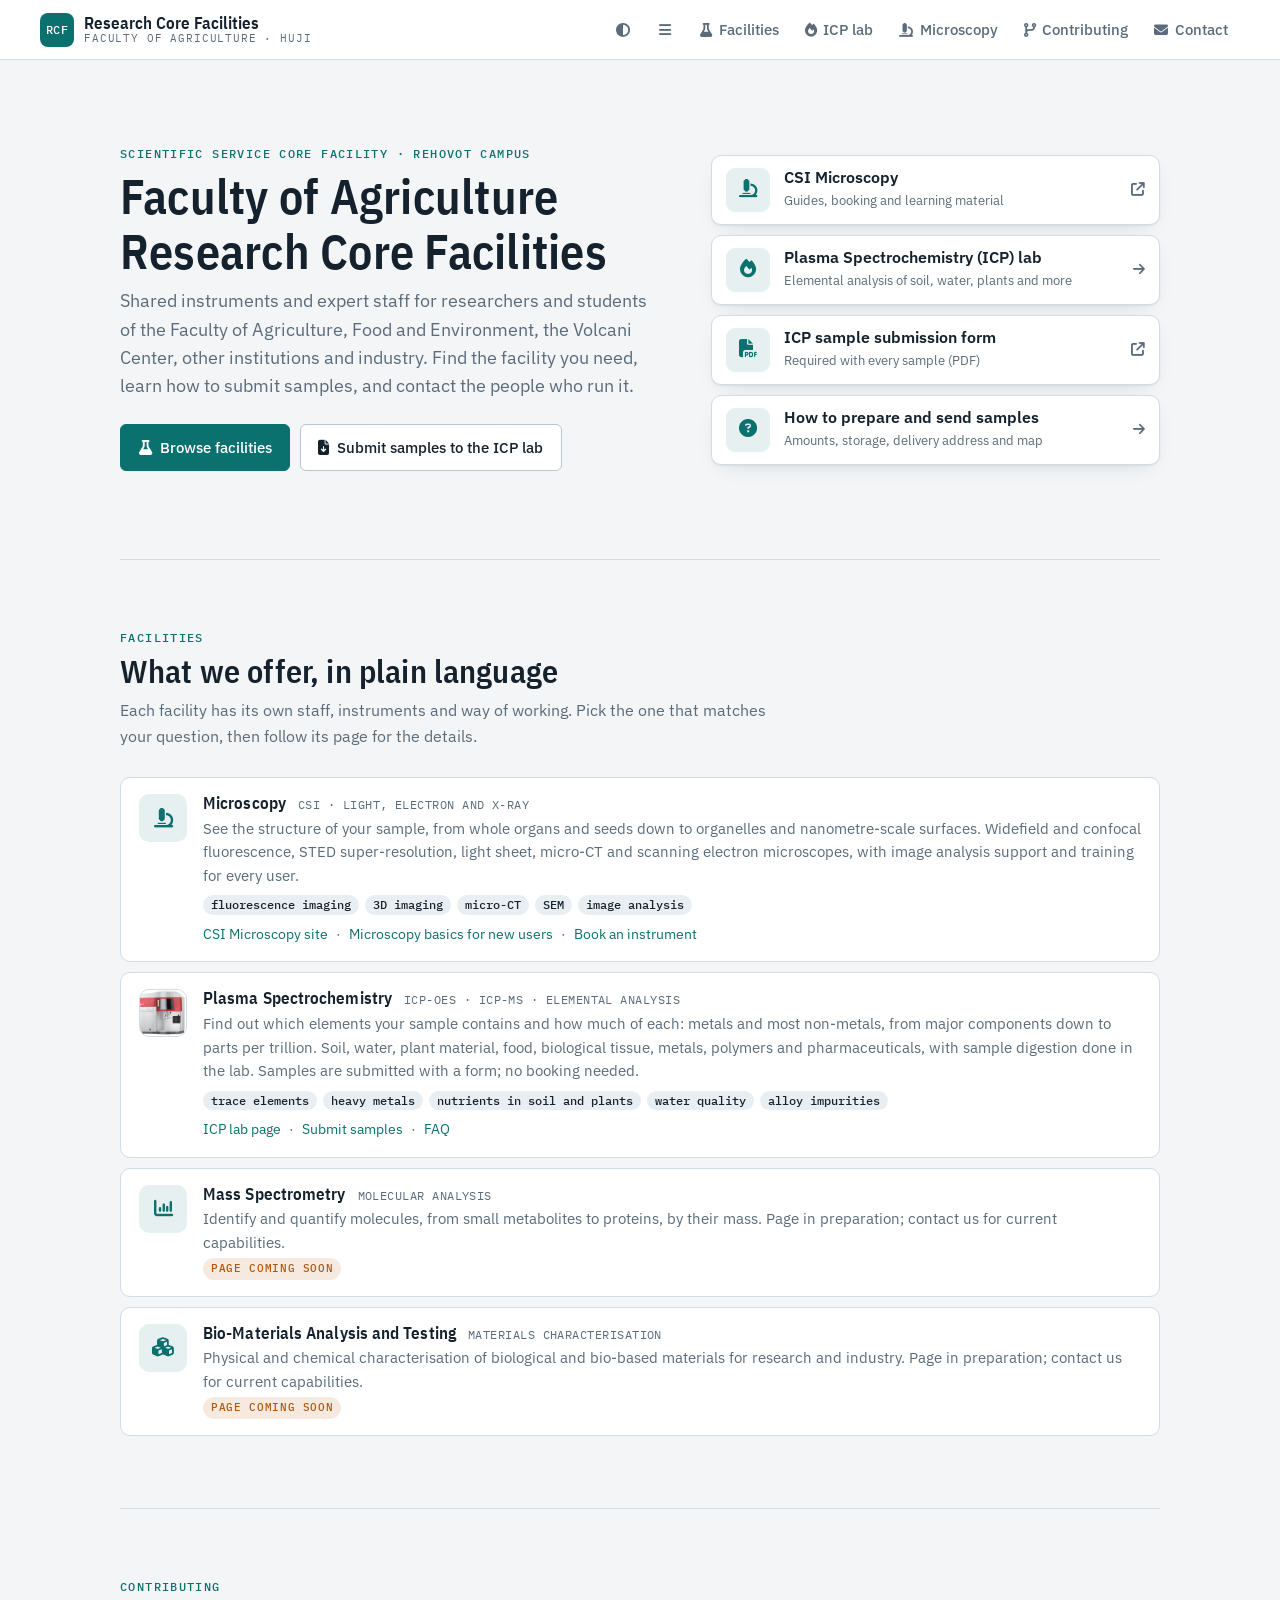
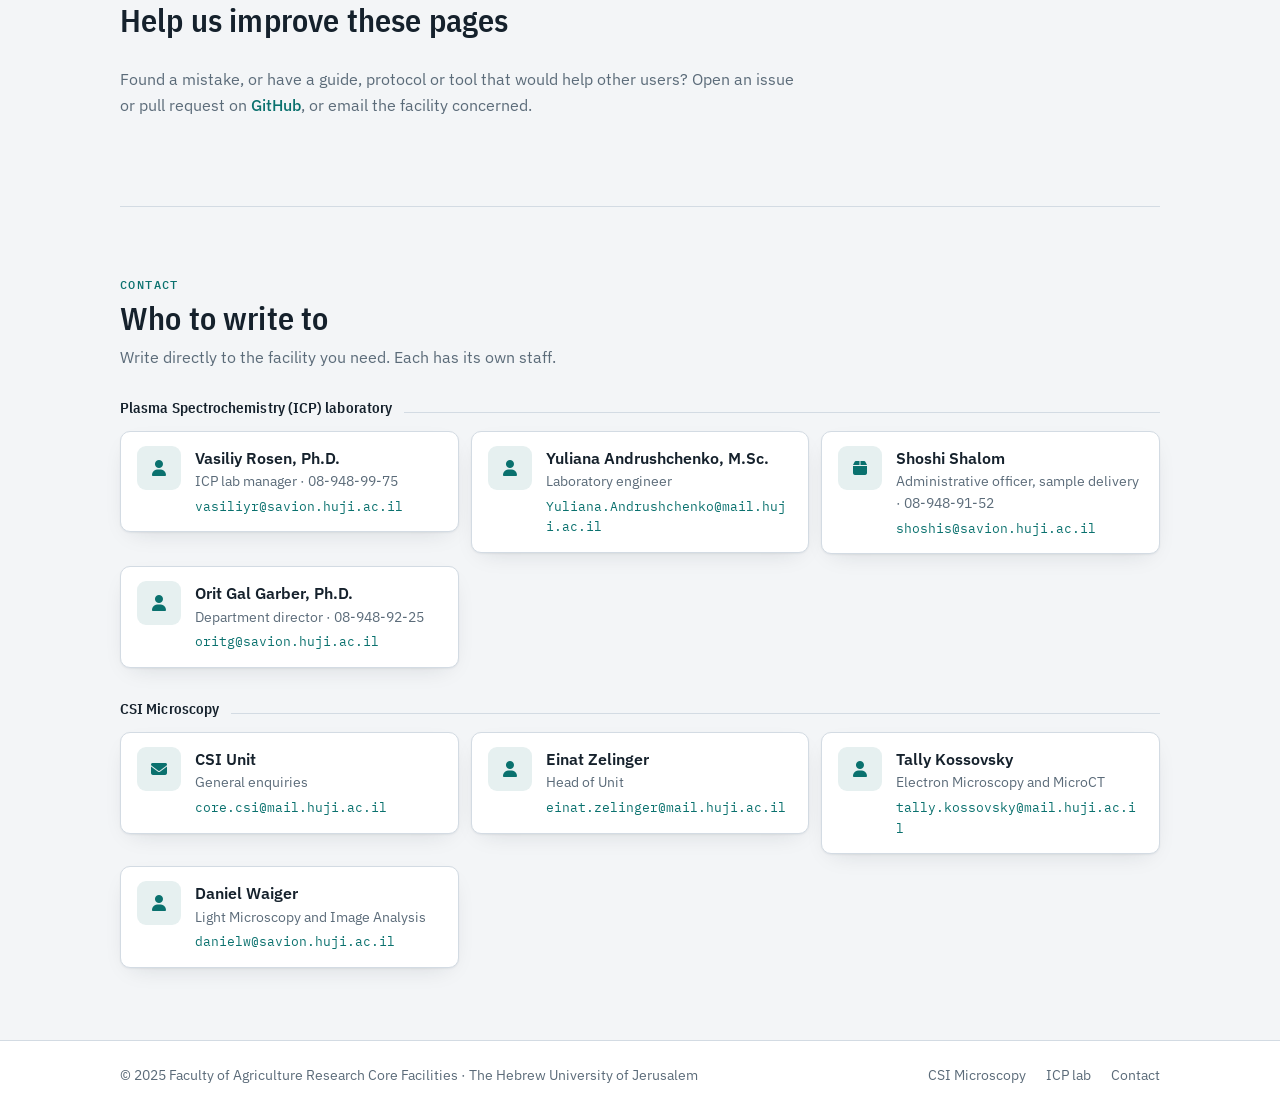
<file: index.html>
<!DOCTYPE html>
<html lang="en">
<head>
    <meta charset="UTF-8">
    <meta name="viewport" content="width=device-width, initial-scale=1.0">
    <meta name="description" content="Faculty of Agriculture Research Core Facilities, The Hebrew University of Jerusalem: microscopy, plasma spectrochemistry (ICP-OES / ICP-MS), mass spectrometry and bio-materials analysis for researchers, students and external clients.">
    <meta name="author" content="Faculty of Agriculture Research Core Facilities">
    <meta name="color-scheme" content="light dark">
    <meta name="theme-color" content="#0A716E">
    <title>Faculty of Agriculture Research Core Facilities</title>
    <link rel="icon" href="assets/favicon.svg" type="image/svg+xml">
    <script>
        try { var t = localStorage.getItem('csi-theme'); if (t === 'dark' || t === 'light') document.documentElement.dataset.theme = t; } catch (e) {}
    </script>
    <link rel="preconnect" href="https://fonts.googleapis.com">
    <link rel="preconnect" href="https://fonts.gstatic.com" crossorigin>
    <link rel="stylesheet" href="https://fonts.googleapis.com/css2?family=IBM+Plex+Mono:wght@400;500&family=IBM+Plex+Sans+Condensed:wght@500;600&family=IBM+Plex+Sans:wght@400;500;600&display=swap">
    <link rel="stylesheet" href="styles.css">
    <link rel="stylesheet" href="https://cdnjs.cloudflare.com/ajax/libs/font-awesome/6.5.1/css/all.min.css">
</head>
<body>
    <nav class="navbar" aria-label="Main navigation">
        <a class="brand" href="index.html">
            <span class="brand-mark" aria-hidden="true">RCF</span>
            <span class="brand-text">Research Core Facilities <small>Faculty of Agriculture · HUJI</small></span>
        </a>
        <button class="theme-toggle" id="theme-toggle" aria-label="Toggle theme"><i class="fa-solid fa-circle-half-stroke" aria-hidden="true"></i></button>
        <button class="nav-toggle" id="nav-toggle" aria-label="Open menu" aria-expanded="false" aria-controls="nav-links"><i class="fa-solid fa-bars" aria-hidden="true"></i></button>
        <div class="nav-links" id="nav-links">
            <a href="#facilities"><i class="fa-solid fa-flask" aria-hidden="true"></i> <span class="text">Facilities</span></a>
            <a href="icp.html"><i class="fa-solid fa-fire" aria-hidden="true"></i> <span class="text">ICP lab</span></a>
            <a href="https://csi-microscopy.github.io/" target="_blank" rel="noopener"><i class="fa-solid fa-microscope" aria-hidden="true"></i> <span class="text">Microscopy</span></a>
            <a href="#contributing"><i class="fa-solid fa-code-branch" aria-hidden="true"></i> <span class="text">Contributing</span></a>
            <a href="#contact"><i class="fa-solid fa-envelope" aria-hidden="true"></i> <span class="text">Contact</span></a>
        </div>
    </nav>

    <main>
        <section id="home" class="hero">
            <div>
                <span class="eyebrow">Scientific Service Core Facility · Rehovot campus</span>
                <h1>Faculty of Agriculture Research Core Facilities</h1>
                <p class="lead">Shared instruments and expert staff for researchers and students of the Faculty of Agriculture, Food and Environment, the Volcani Center, other institutions and industry. Find the facility you need, learn how to submit samples, and contact the people who run it.</p>
                <div class="hero-actions">
                    <a class="btn btn-primary" href="#facilities"><i class="fa-solid fa-flask" aria-hidden="true"></i> Browse facilities</a>
                    <a class="btn" href="icp.html#submit"><i class="fa-solid fa-file-arrow-down" aria-hidden="true"></i> Submit samples to the ICP lab</a>
                </div>
            </div>
            <ul class="quick-links" aria-label="Quick links">
                <li>
                    <a href="https://csi-microscopy.github.io/" target="_blank" rel="noopener">
                        <span class="ql-icon"><i class="fa-solid fa-microscope" aria-hidden="true"></i></span>
                        <span><span class="ql-title">CSI Microscopy</span><span class="ql-desc">Guides, booking and learning material</span></span>
                        <i class="fa-solid fa-arrow-up-right-from-square ql-arrow" aria-hidden="true"></i>
                    </a>
                </li>
                <li>
                    <a href="icp.html">
                        <span class="ql-icon"><i class="fa-solid fa-fire" aria-hidden="true"></i></span>
                        <span><span class="ql-title">Plasma Spectrochemistry (ICP) lab</span><span class="ql-desc">Elemental analysis of soil, water, plants and more</span></span>
                        <i class="fa-solid fa-arrow-right ql-arrow" aria-hidden="true"></i>
                    </a>
                </li>
                <li>
                    <a href="assets/icp/sample-submission-form.pdf" target="_blank" rel="noopener">
                        <span class="ql-icon"><i class="fa-solid fa-file-pdf" aria-hidden="true"></i></span>
                        <span><span class="ql-title">ICP sample submission form</span><span class="ql-desc">Required with every sample (PDF)</span></span>
                        <i class="fa-solid fa-arrow-up-right-from-square ql-arrow" aria-hidden="true"></i>
                    </a>
                </li>
                <li>
                    <a href="icp.html#faq">
                        <span class="ql-icon"><i class="fa-solid fa-circle-question" aria-hidden="true"></i></span>
                        <span><span class="ql-title">How to prepare and send samples</span><span class="ql-desc">Amounts, storage, delivery address and map</span></span>
                        <i class="fa-solid fa-arrow-right ql-arrow" aria-hidden="true"></i>
                    </a>
                </li>
            </ul>
        </section>

        <section id="facilities">
            <div class="section-head">
                <span class="eyebrow">Facilities</span>
                <h2>What we offer, in plain language</h2>
                <p>Each facility has its own staff, instruments and way of working. Pick the one that matches your question, then follow its page for the details.</p>
            </div>
            <ul class="instruments">
                <li>
                    <span class="i-icon"><i class="fa-solid fa-microscope" aria-hidden="true"></i></span>
                    <div>
                        <h3>Microscopy <small>CSI · LIGHT, ELECTRON AND X-RAY</small></h3>
                        <p>See the structure of your sample, from whole organs and seeds down to organelles and nanometre-scale surfaces. Widefield and confocal fluorescence, STED super-resolution, light sheet, micro-CT and scanning electron microscopes, with image analysis support and training for every user.</p>
                        <div class="i-good"><span>fluorescence imaging</span><span>3D imaging</span><span>micro-CT</span><span>SEM</span><span>image analysis</span></div>
                        <div class="i-links"><a href="https://csi-microscopy.github.io/" target="_blank" rel="noopener">CSI Microscopy site</a><a href="https://csi-microscopy.github.io/basics.html" target="_blank" rel="noopener">Microscopy basics for new users</a><a href="https://bookit-prod.cc.huji.ac.il/Weekly.aspx" target="_blank" rel="noopener">Book an instrument</a></div>
                    </div>
                </li>
                <li>
                    <span class="facility-photo"><img src="assets/icp/icp-oes.png" alt=""></span>
                    <div>
                        <h3>Plasma Spectrochemistry <small>ICP-OES · ICP-MS · ELEMENTAL ANALYSIS</small></h3>
                        <p>Find out which elements your sample contains and how much of each: metals and most non-metals, from major components down to parts per trillion. Soil, water, plant material, food, biological tissue, metals, polymers and pharmaceuticals, with sample digestion done in the lab. Samples are submitted with a form; no booking needed.</p>
                        <div class="i-good"><span>trace elements</span><span>heavy metals</span><span>nutrients in soil and plants</span><span>water quality</span><span>alloy impurities</span></div>
                        <div class="i-links"><a href="icp.html">ICP lab page</a><a href="icp.html#submit">Submit samples</a><a href="icp.html#faq">FAQ</a></div>
                    </div>
                </li>
                <li>
                    <span class="i-icon"><i class="fa-solid fa-chart-column" aria-hidden="true"></i></span>
                    <div>
                        <h3>Mass Spectrometry <small>MOLECULAR ANALYSIS</small></h3>
                        <p>Identify and quantify molecules, from small metabolites to proteins, by their mass. Page in preparation; contact us for current capabilities.</p>
                        <span class="badge badge-soon">Page coming soon</span>
                    </div>
                </li>
                <li>
                    <span class="i-icon"><i class="fa-solid fa-cubes" aria-hidden="true"></i></span>
                    <div>
                        <h3>Bio-Materials Analysis and Testing <small>MATERIALS CHARACTERISATION</small></h3>
                        <p>Physical and chemical characterisation of biological and bio-based materials for research and industry. Page in preparation; contact us for current capabilities.</p>
                        <span class="badge badge-soon">Page coming soon</span>
                    </div>
                </li>
            </ul>
        </section>

        <section id="contributing" class="prose">
            <div class="section-head">
                <span class="eyebrow">Contributing</span>
                <h2>Help us improve these pages</h2>
            </div>
            <p>Found a mistake, or have a guide, protocol or tool that would help other users? Open an issue or pull request on <a href="https://github.com/Daniel-Waiger/agri-rcf.github.io" target="_blank" rel="noopener">GitHub</a>, or email the facility concerned.</p>
        </section>

        <section id="contact">
            <div class="section-head">
                <span class="eyebrow">Contact</span>
                <h2>Who to write to</h2>
                <p>Write directly to the facility you need. Each has its own staff.</p>
            </div>
            <h3 class="subhead">Plasma Spectrochemistry (ICP) laboratory</h3>
            <ul class="contact-list">
                <li><a href="mailto:vasiliyr@savion.huji.ac.il">
                    <span class="c-icon"><i class="fa-solid fa-user" aria-hidden="true"></i></span>
                    <span><span class="c-name">Vasiliy Rosen, Ph.D.</span><span class="c-role">ICP lab manager · 08-948-99-75</span><span class="c-mail">vasiliyr@savion.huji.ac.il</span></span></a></li>
                <li><a href="mailto:Yuliana.Andrushchenko@mail.huji.ac.il">
                    <span class="c-icon"><i class="fa-solid fa-user" aria-hidden="true"></i></span>
                    <span><span class="c-name">Yuliana Andrushchenko, M.Sc.</span><span class="c-role">Laboratory engineer</span><span class="c-mail">Yuliana.Andrushchenko@mail.huji.ac.il</span></span></a></li>
                <li><a href="mailto:shoshis@savion.huji.ac.il">
                    <span class="c-icon"><i class="fa-solid fa-box" aria-hidden="true"></i></span>
                    <span><span class="c-name">Shoshi Shalom</span><span class="c-role">Administrative officer, sample delivery · 08-948-91-52</span><span class="c-mail">shoshis@savion.huji.ac.il</span></span></a></li>
                <li><a href="mailto:oritg@savion.huji.ac.il">
                    <span class="c-icon"><i class="fa-solid fa-user" aria-hidden="true"></i></span>
                    <span><span class="c-name">Orit Gal Garber, Ph.D.</span><span class="c-role">Department director · 08-948-92-25</span><span class="c-mail">oritg@savion.huji.ac.il</span></span></a></li>
            </ul>
            <h3 class="subhead">CSI Microscopy</h3>
            <ul class="contact-list">
                <li><a href="mailto:core.csi@mail.huji.ac.il">
                    <span class="c-icon"><i class="fa-solid fa-envelope" aria-hidden="true"></i></span>
                    <span><span class="c-name">CSI Unit</span><span class="c-role">General enquiries</span><span class="c-mail">core.csi@mail.huji.ac.il</span></span></a></li>
                <li><a href="mailto:einat.zelinger@mail.huji.ac.il">
                    <span class="c-icon"><i class="fa-solid fa-user" aria-hidden="true"></i></span>
                    <span><span class="c-name">Einat Zelinger</span><span class="c-role">Head of Unit</span><span class="c-mail">einat.zelinger@mail.huji.ac.il</span></span></a></li>
                <li><a href="mailto:tally.kossovsky@mail.huji.ac.il">
                    <span class="c-icon"><i class="fa-solid fa-user" aria-hidden="true"></i></span>
                    <span><span class="c-name">Tally Kossovsky</span><span class="c-role">Electron Microscopy and MicroCT</span><span class="c-mail">tally.kossovsky@mail.huji.ac.il</span></span></a></li>
                <li><a href="mailto:danielw@savion.huji.ac.il">
                    <span class="c-icon"><i class="fa-solid fa-user" aria-hidden="true"></i></span>
                    <span><span class="c-name">Daniel Waiger</span><span class="c-role">Light Microscopy and Image Analysis</span><span class="c-mail">danielw@savion.huji.ac.il</span></span></a></li>
            </ul>
        </section>
    </main>

    <footer>
        <div class="footer-inner">
            <p>&copy; 2025 Faculty of Agriculture Research Core Facilities · The Hebrew University of Jerusalem</p>
            <nav aria-label="Footer">
                <a href="https://csi-microscopy.github.io/" target="_blank" rel="noopener">CSI Microscopy</a>
                <a href="icp.html">ICP lab</a>
                <a href="index.html#contact">Contact</a>
            </nav>
        </div>
    </footer>

    <script src="site.js"></script>
</body>
</html>
</file>
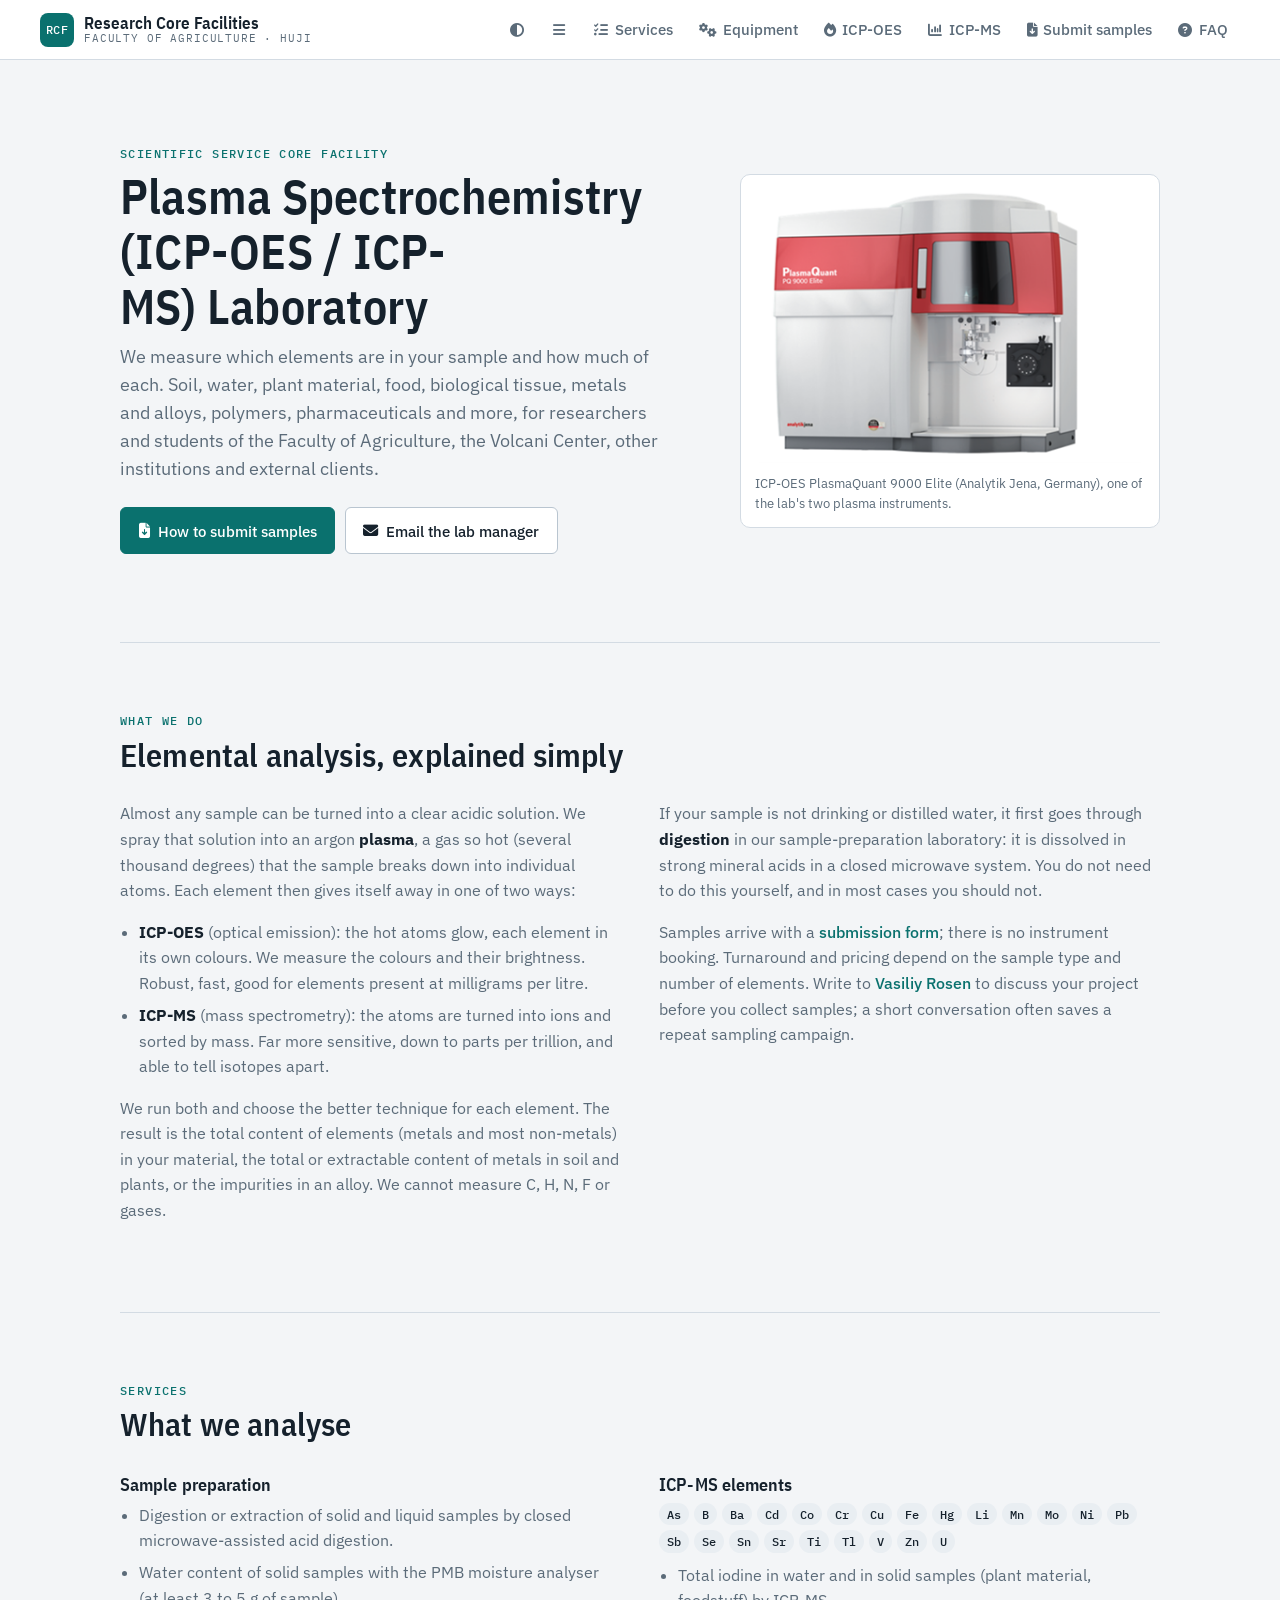
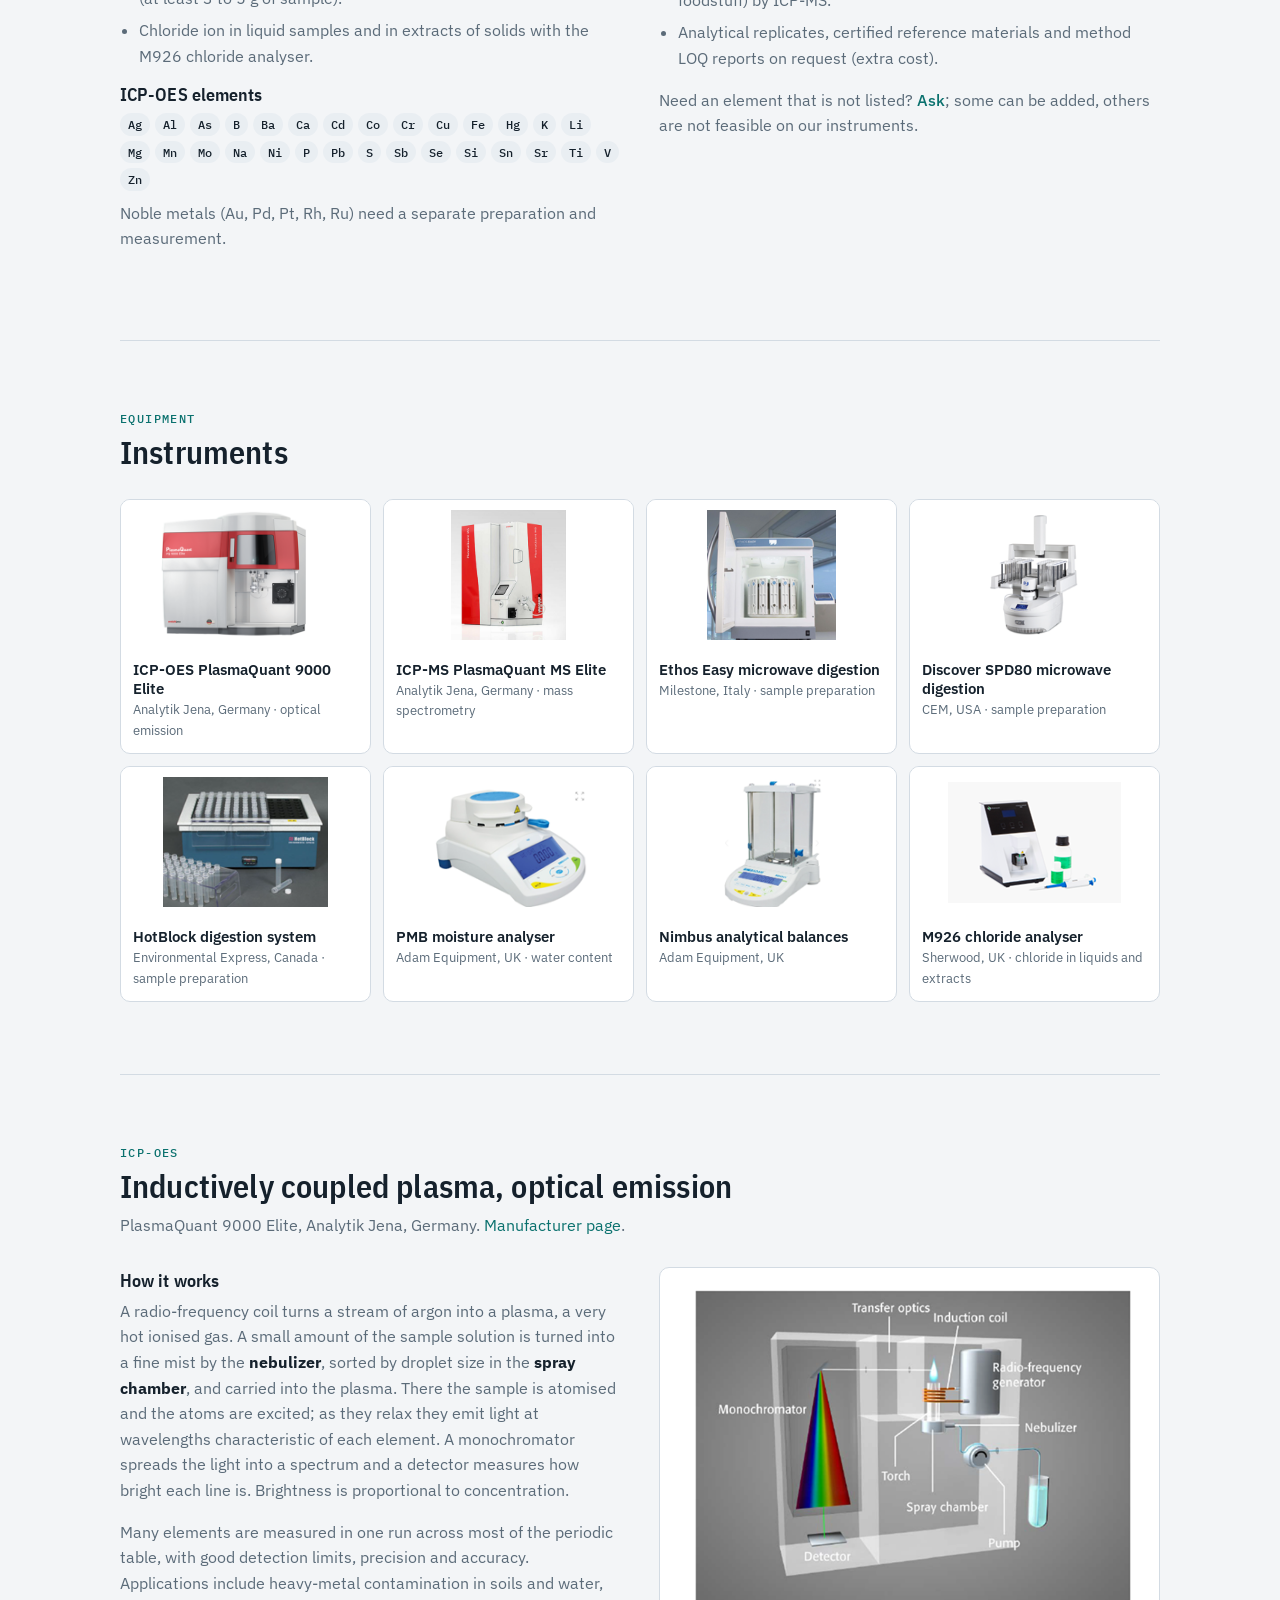
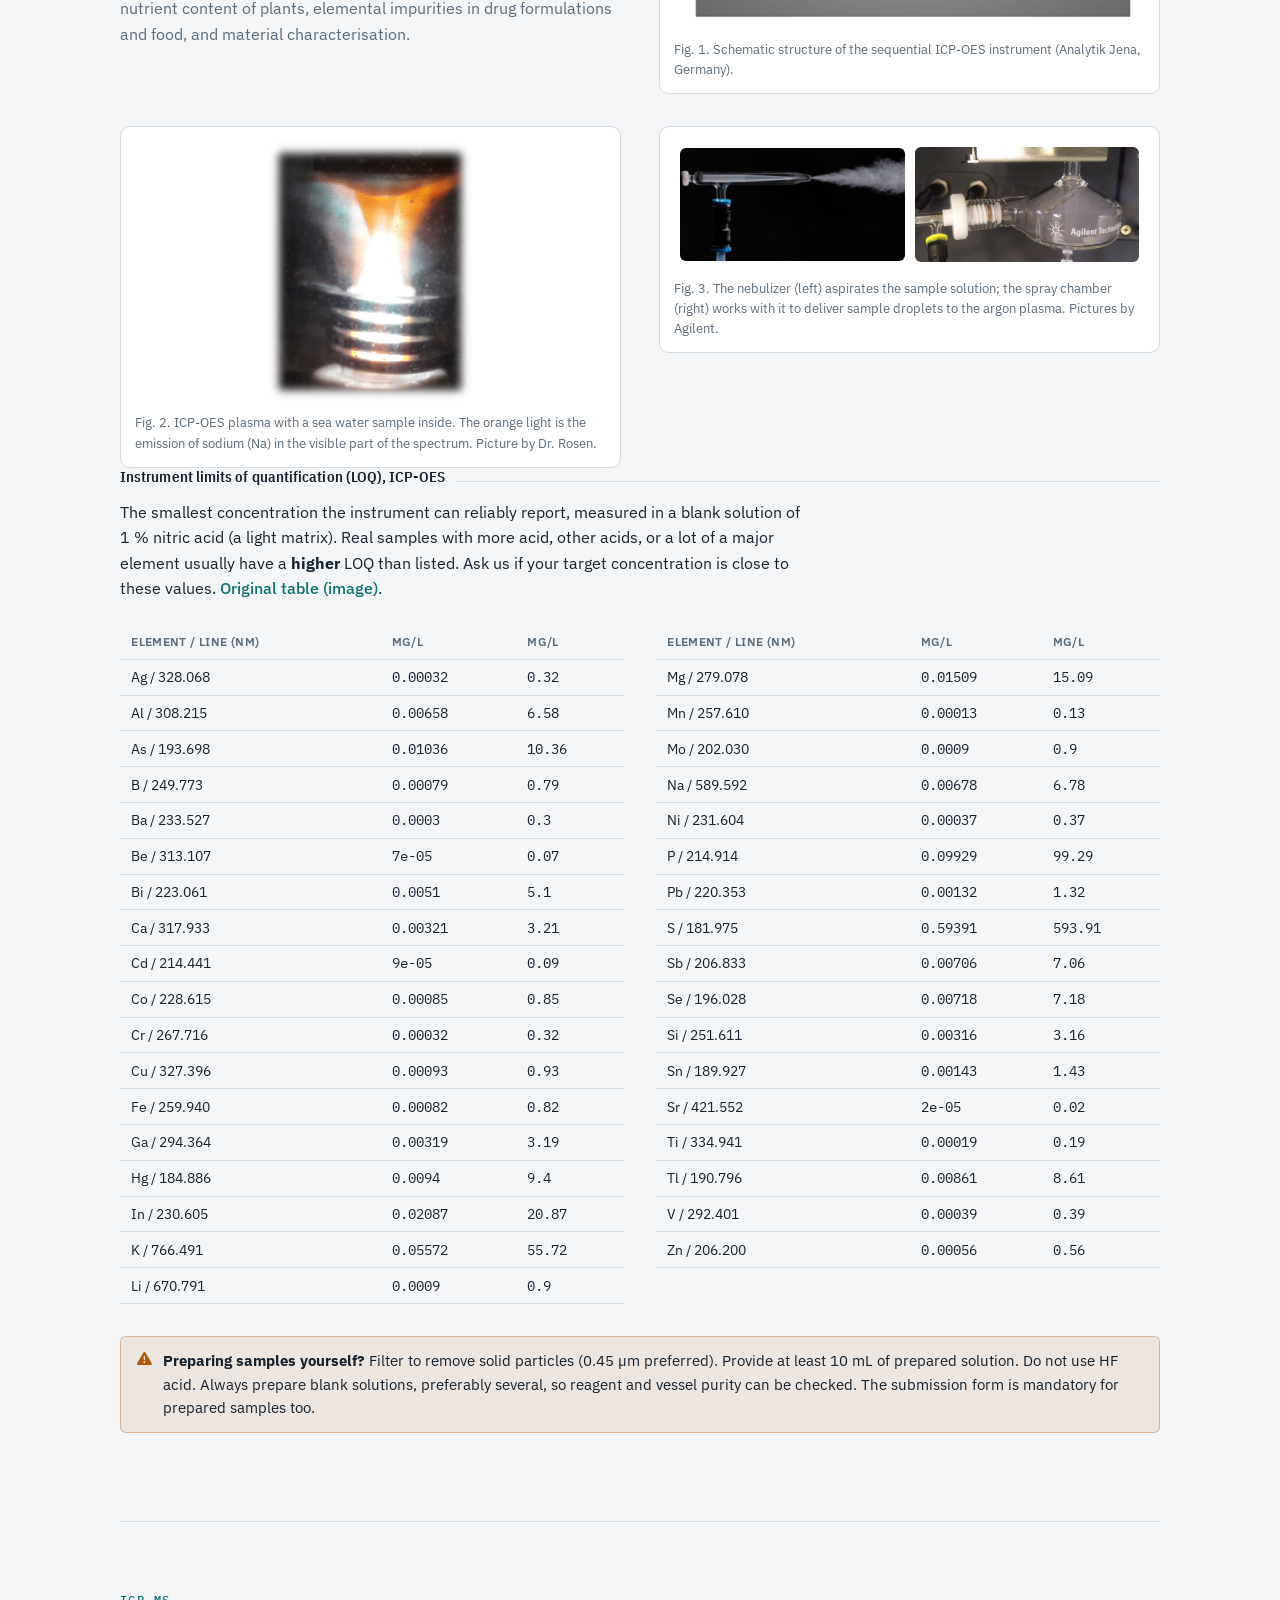
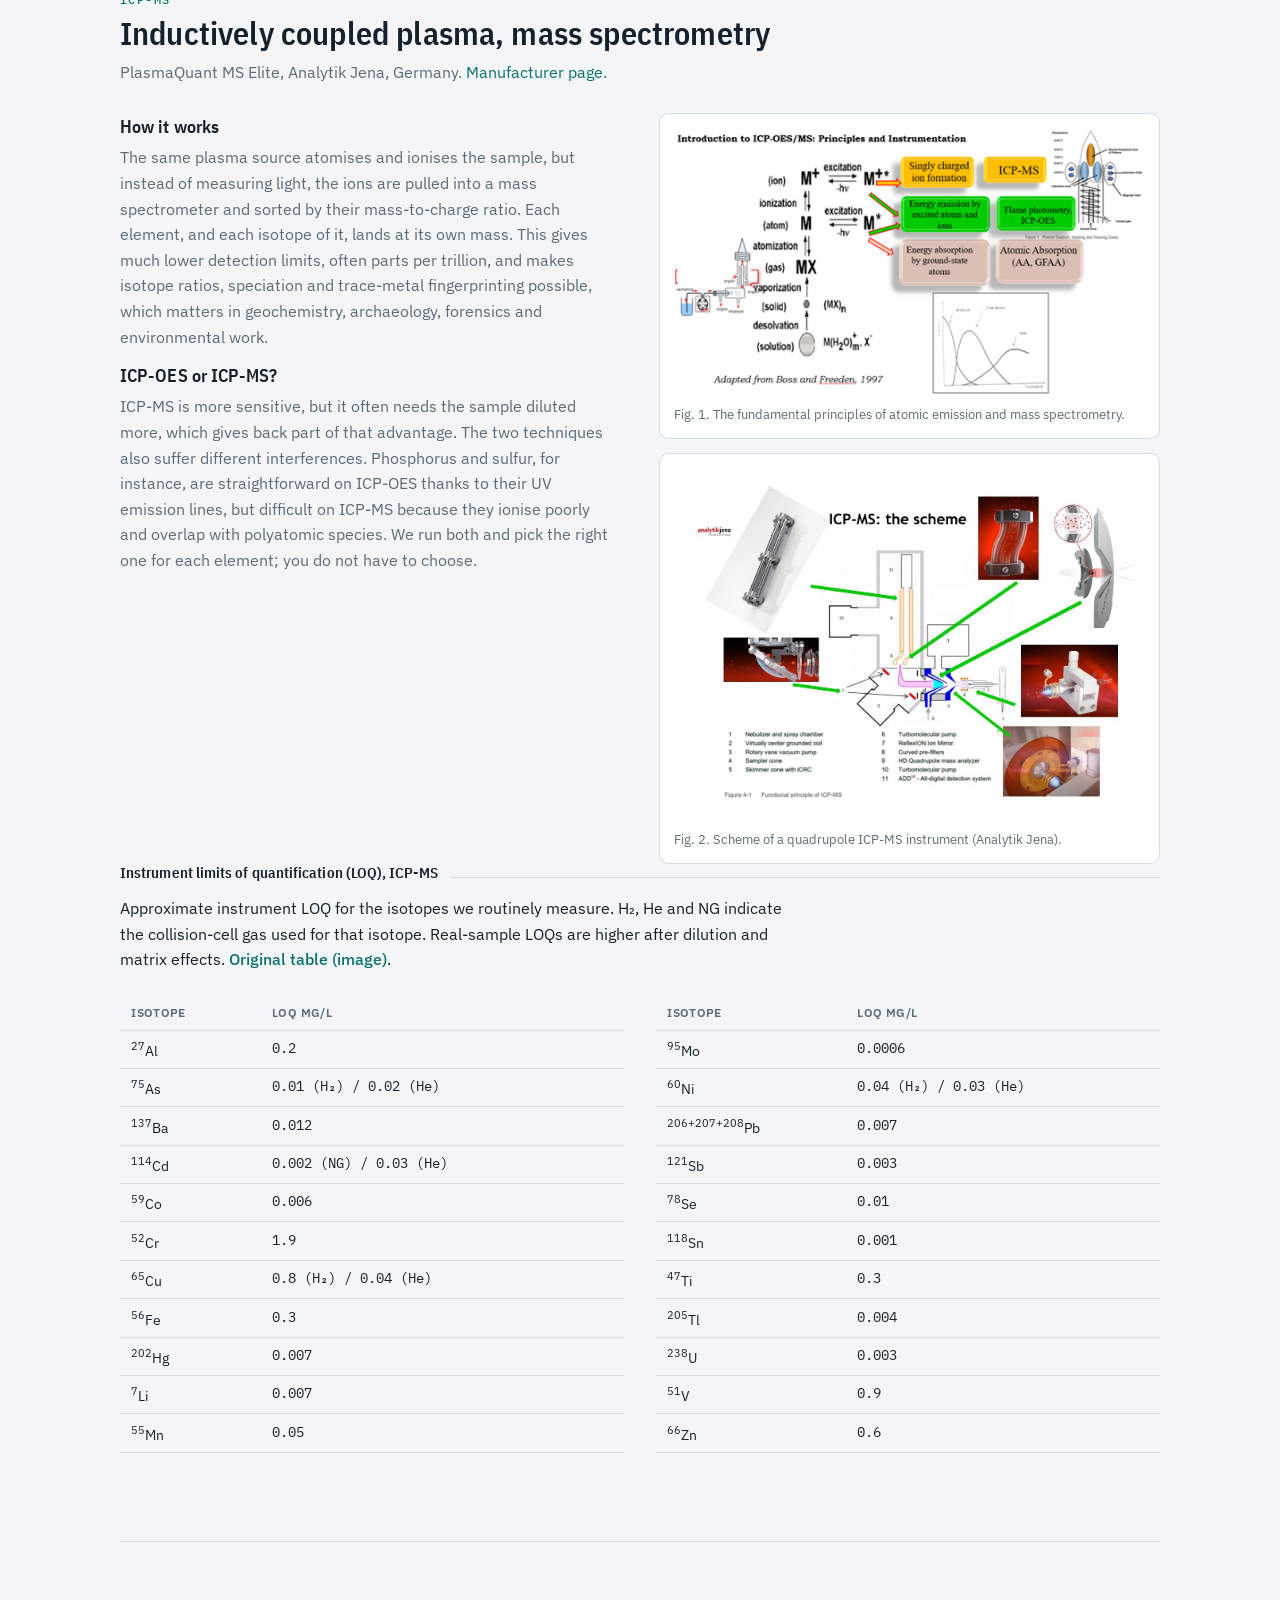
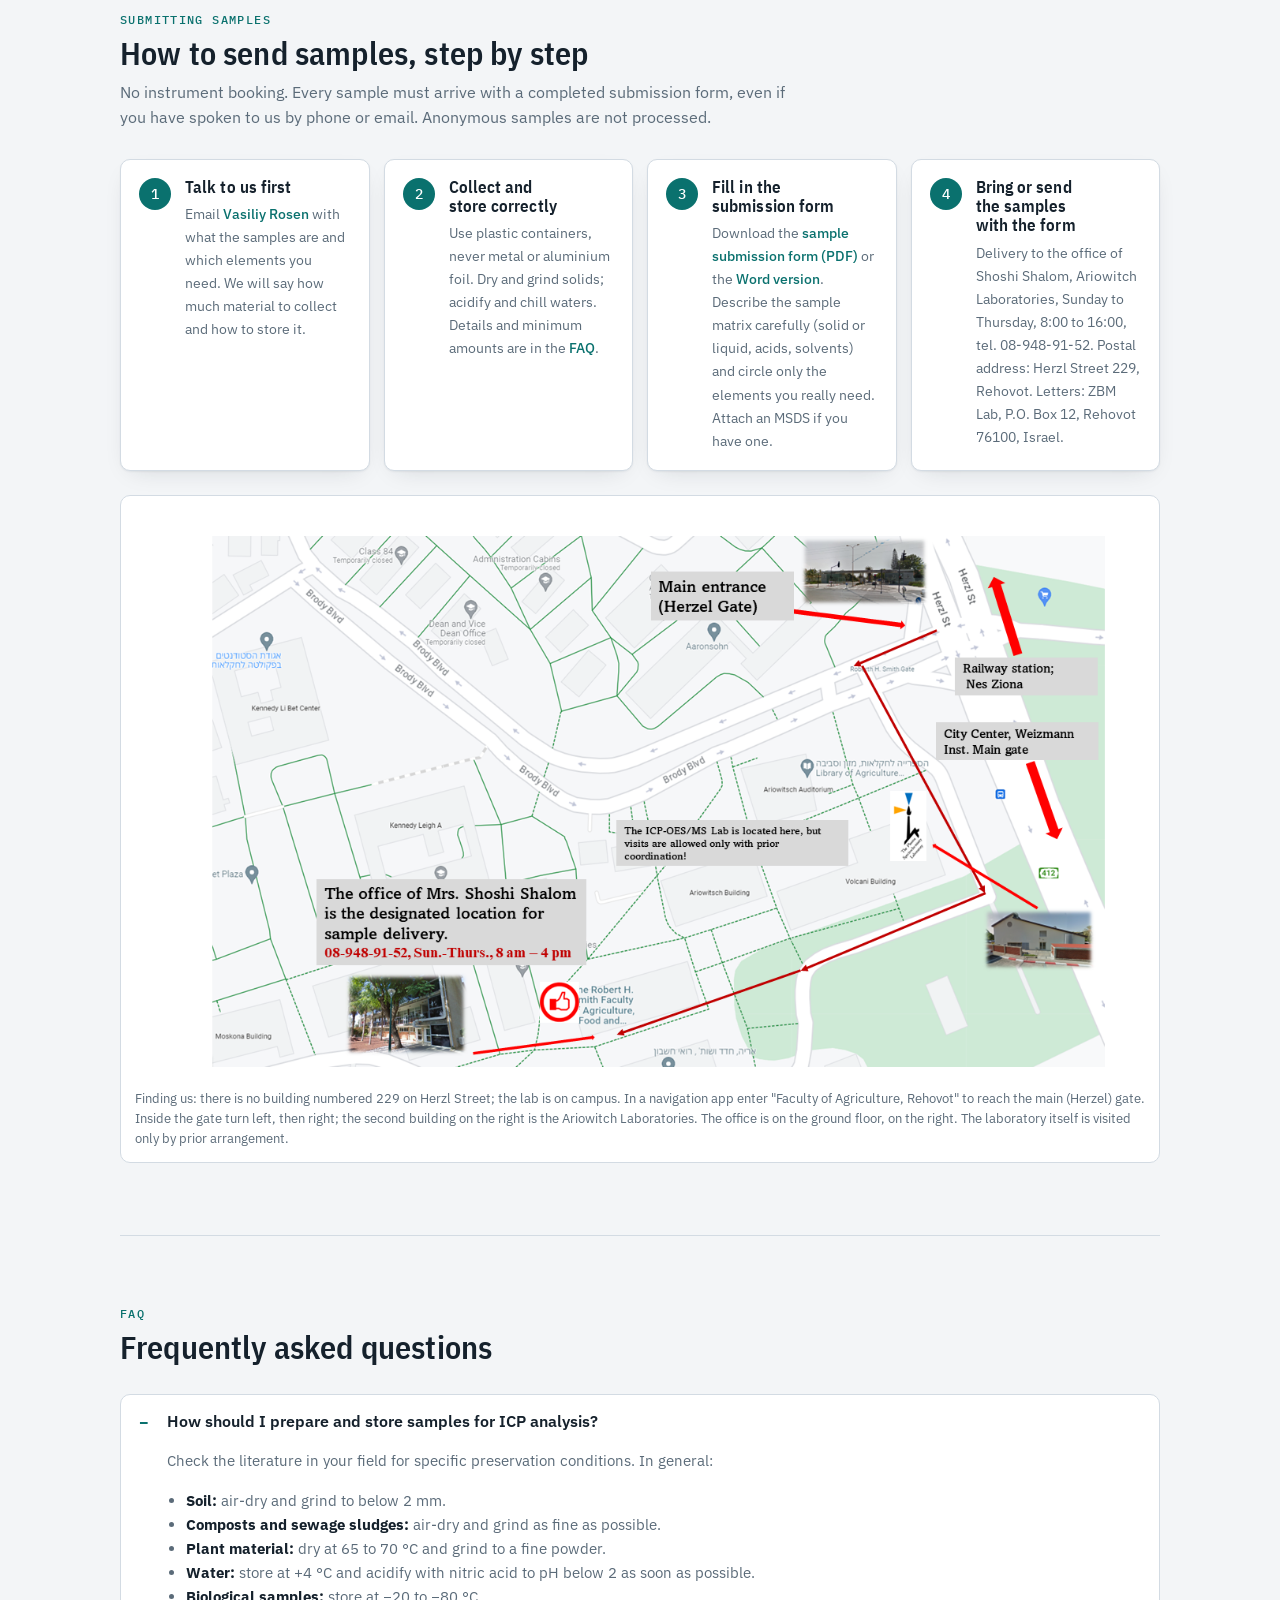
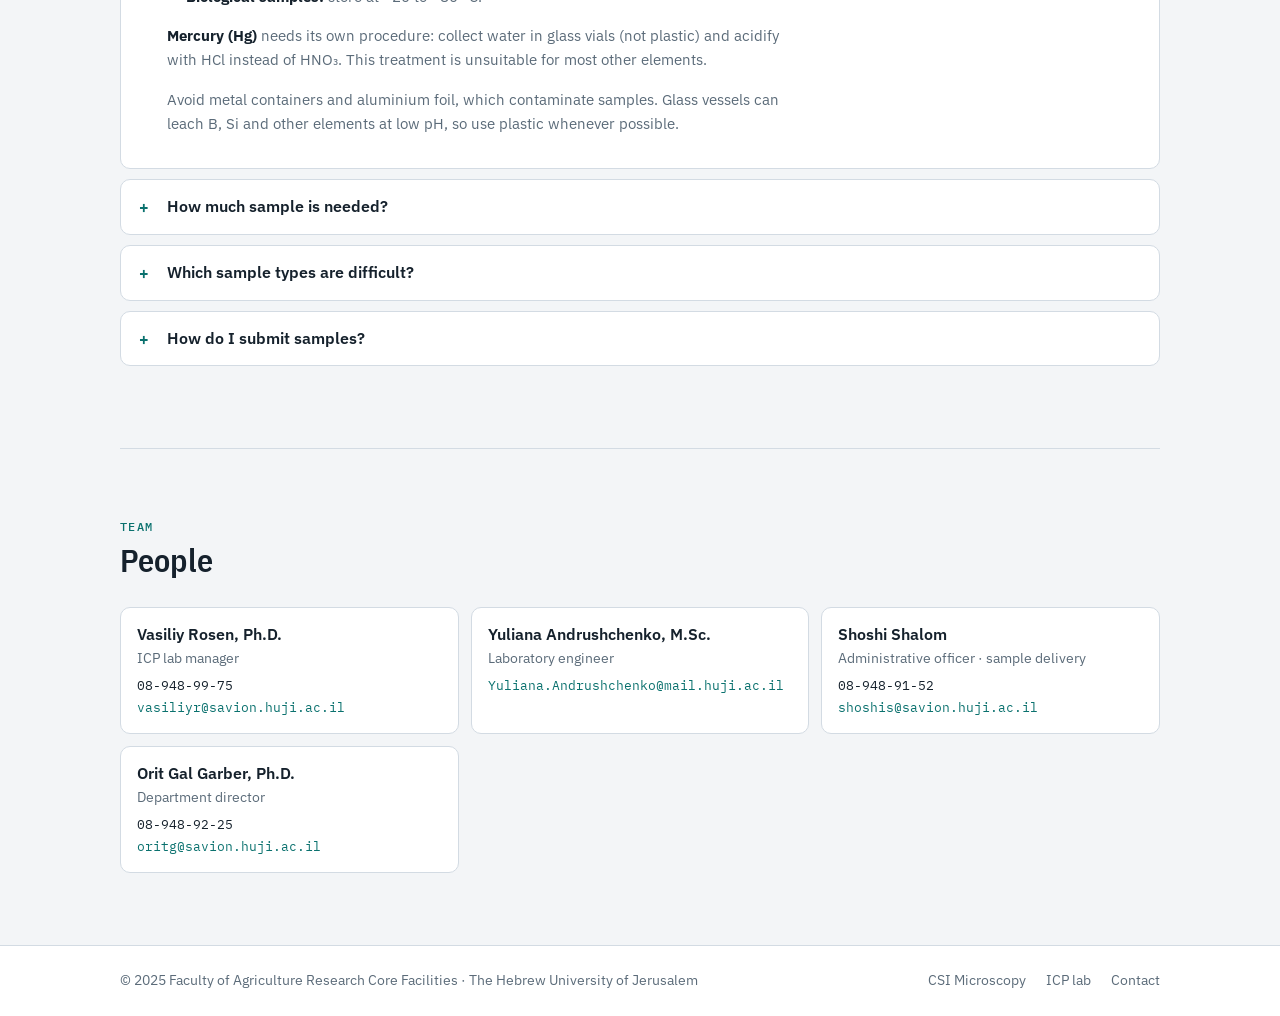
<file: icp.html>
<!DOCTYPE html>
<html lang="en">
<head>
    <meta charset="UTF-8">
    <meta name="viewport" content="width=device-width, initial-scale=1.0">
    <meta name="description" content="The Plasma Spectrochemistry (ICP-OES / ICP-MS) Laboratory of the Faculty of Agriculture, Hebrew University of Jerusalem: elemental analysis services, equipment, limits of quantification, sample submission and FAQ.">
    <meta name="author" content="Faculty of Agriculture Research Core Facilities">
    <meta name="color-scheme" content="light dark">
    <meta name="theme-color" content="#0A716E">
    <title>Plasma Spectrochemistry (ICP) Laboratory — Research Core Facilities</title>
    <link rel="icon" href="assets/favicon.svg" type="image/svg+xml">
    <script>
        try { var t = localStorage.getItem('csi-theme'); if (t === 'dark' || t === 'light') document.documentElement.dataset.theme = t; } catch (e) {}
    </script>
    <link rel="preconnect" href="https://fonts.googleapis.com">
    <link rel="preconnect" href="https://fonts.gstatic.com" crossorigin>
    <link rel="stylesheet" href="https://fonts.googleapis.com/css2?family=IBM+Plex+Mono:wght@400;500&family=IBM+Plex+Sans+Condensed:wght@500;600&family=IBM+Plex+Sans:wght@400;500;600&display=swap">
    <link rel="stylesheet" href="styles.css">
    <link rel="stylesheet" href="https://cdnjs.cloudflare.com/ajax/libs/font-awesome/6.5.1/css/all.min.css">
</head>
<body>
    <nav class="navbar" aria-label="Main navigation">
        <a class="brand" href="index.html">
            <span class="brand-mark" aria-hidden="true">RCF</span>
            <span class="brand-text">Research Core Facilities <small>Faculty of Agriculture · HUJI</small></span>
        </a>
        <button class="theme-toggle" id="theme-toggle" aria-label="Toggle theme"><i class="fa-solid fa-circle-half-stroke" aria-hidden="true"></i></button>
        <button class="nav-toggle" id="nav-toggle" aria-label="Open menu" aria-expanded="false" aria-controls="nav-links"><i class="fa-solid fa-bars" aria-hidden="true"></i></button>
        <div class="nav-links" id="nav-links">
            <a href="#services"><i class="fa-solid fa-list-check" aria-hidden="true"></i> <span class="text">Services</span></a>
            <a href="#equipment"><i class="fa-solid fa-gears" aria-hidden="true"></i> <span class="text">Equipment</span></a>
            <a href="#icp-oes"><i class="fa-solid fa-fire" aria-hidden="true"></i> <span class="text">ICP-OES</span></a>
            <a href="#icp-ms"><i class="fa-solid fa-chart-column" aria-hidden="true"></i> <span class="text">ICP-MS</span></a>
            <a href="#submit"><i class="fa-solid fa-file-arrow-down" aria-hidden="true"></i> <span class="text">Submit samples</span></a>
            <a href="#faq"><i class="fa-solid fa-circle-question" aria-hidden="true"></i> <span class="text">FAQ</span></a>
        </div>
    </nav>

    <main>
        <section id="top" class="hero">
            <div>
                <span class="eyebrow">Scientific Service Core Facility</span>
                <h1>Plasma Spectrochemistry (ICP-OES / ICP-MS) Laboratory</h1>
                <p class="lead">We measure which elements are in your sample and how much of each. Soil, water, plant material, food, biological tissue, metals and alloys, polymers, pharmaceuticals and more, for researchers and students of the Faculty of Agriculture, the Volcani Center, other institutions and external clients.</p>
                <div class="hero-actions">
                    <a class="btn btn-primary" href="#submit"><i class="fa-solid fa-file-arrow-down" aria-hidden="true"></i> How to submit samples</a>
                    <a class="btn" href="mailto:vasiliyr@savion.huji.ac.il"><i class="fa-solid fa-envelope" aria-hidden="true"></i> Email the lab manager</a>
                </div>
            </div>
            <figure class="figure fig-photo hero-figure" style="max-width:420px">
                <img src="assets/icp/icp-oes.png" alt="PlasmaQuant 9000 Elite ICP-OES instrument" width="416" height="292">
                <figcaption>ICP-OES PlasmaQuant 9000 Elite (Analytik Jena, Germany), one of the lab's two plasma instruments.</figcaption>
            </figure>
        </section>

        <section id="intro" class="prose">
            <div class="section-head">
                <span class="eyebrow">What we do</span>
                <h2>Elemental analysis, explained simply</h2>
            </div>
            <div class="two-col">
                <div>
                    <p>Almost any sample can be turned into a clear acidic solution. We spray that solution into an argon <strong>plasma</strong>, a gas so hot (several thousand degrees) that the sample breaks down into individual atoms. Each element then gives itself away in one of two ways:</p>
                    <ul>
                        <li><strong>ICP-OES</strong> (optical emission): the hot atoms glow, each element in its own colours. We measure the colours and their brightness. Robust, fast, good for elements present at milligrams per litre.</li>
                        <li><strong>ICP-MS</strong> (mass spectrometry): the atoms are turned into ions and sorted by mass. Far more sensitive, down to parts per trillion, and able to tell isotopes apart.</li>
                    </ul>
                    <p>We run both and choose the better technique for each element. The result is the total content of elements (metals and most non-metals) in your material, the total or extractable content of metals in soil and plants, or the impurities in an alloy. We cannot measure C, H, N, F or gases.</p>
                </div>
                <div>
                    <p>If your sample is not drinking or distilled water, it first goes through <strong>digestion</strong> in our sample-preparation laboratory: it is dissolved in strong mineral acids in a closed microwave system. You do not need to do this yourself, and in most cases you should not.</p>
                    <p>Samples arrive with a <a href="#submit">submission form</a>; there is no instrument booking. Turnaround and pricing depend on the sample type and number of elements. Write to <a href="mailto:vasiliyr@savion.huji.ac.il">Vasiliy Rosen</a> to discuss your project before you collect samples; a short conversation often saves a repeat sampling campaign.</p>
                </div>
            </div>
        </section>

        <section id="services">
            <div class="section-head">
                <span class="eyebrow">Services</span>
                <h2>What we analyse</h2>
            </div>
            <div class="two-col">
                <div class="prose">
                    <h3>Sample preparation</h3>
                    <ul>
                        <li>Digestion or extraction of solid and liquid samples by closed microwave-assisted acid digestion.</li>
                        <li>Water content of solid samples with the PMB moisture analyser (at least 3 to 5 g of sample).</li>
                        <li>Chloride ion in liquid samples and in extracts of solids with the M926 chloride analyser.</li>
                    </ul>
                    <h3>ICP-OES elements</h3>
                    <div class="elements"><span>Ag</span><span>Al</span><span>As</span><span>B</span><span>Ba</span><span>Ca</span><span>Cd</span><span>Co</span><span>Cr</span><span>Cu</span><span>Fe</span><span>Hg</span><span>K</span><span>Li</span><span>Mg</span><span>Mn</span><span>Mo</span><span>Na</span><span>Ni</span><span>P</span><span>Pb</span><span>S</span><span>Sb</span><span>Se</span><span>Si</span><span>Sn</span><span>Sr</span><span>Ti</span><span>V</span><span>Zn</span></div>
                    <p>Noble metals (Au, Pd, Pt, Rh, Ru) need a separate preparation and measurement.</p>
                </div>
                <div class="prose">
                    <h3>ICP-MS elements</h3>
                    <div class="elements"><span>As</span><span>B</span><span>Ba</span><span>Cd</span><span>Co</span><span>Cr</span><span>Cu</span><span>Fe</span><span>Hg</span><span>Li</span><span>Mn</span><span>Mo</span><span>Ni</span><span>Pb</span><span>Sb</span><span>Se</span><span>Sn</span><span>Sr</span><span>Ti</span><span>Tl</span><span>V</span><span>Zn</span><span>U</span></div>
                    <ul>
                        <li>Total iodine in water and in solid samples (plant material, foodstuff) by ICP-MS.</li>
                        <li>Analytical replicates, certified reference materials and method LOQ reports on request (extra cost).</li>
                    </ul>
                    <p>Need an element that is not listed? <a href="mailto:vasiliyr@savion.huji.ac.il">Ask</a>; some can be added, others are not feasible on our instruments.</p>
                </div>
            </div>
        </section>

        <section id="equipment">
            <div class="section-head">
                <span class="eyebrow">Equipment</span>
                <h2>Instruments</h2>
            </div>
            <ul class="equip">
                <li><div class="ph"><img src="assets/icp/icp-oes.png" alt="" loading="lazy"></div><div class="eq-body"><span class="eq-name">ICP-OES PlasmaQuant 9000 Elite</span><span class="eq-desc">Analytik Jena, Germany · optical emission</span></div></li>
                <li><div class="ph"><img src="assets/icp/icp-ms.png" alt="" loading="lazy"></div><div class="eq-body"><span class="eq-name">ICP-MS PlasmaQuant MS Elite</span><span class="eq-desc">Analytik Jena, Germany · mass spectrometry</span></div></li>
                <li><div class="ph"><img src="assets/icp/ethos.png" alt="" loading="lazy"></div><div class="eq-body"><span class="eq-name">Ethos Easy microwave digestion</span><span class="eq-desc">Milestone, Italy · sample preparation</span></div></li>
                <li><div class="ph"><img src="assets/icp/discover.png" alt="" loading="lazy"></div><div class="eq-body"><span class="eq-name">Discover SPD80 microwave digestion</span><span class="eq-desc">CEM, USA · sample preparation</span></div></li>
                <li><div class="ph"><img src="assets/icp/hotblock.png" alt="" loading="lazy"></div><div class="eq-body"><span class="eq-name">HotBlock digestion system</span><span class="eq-desc">Environmental Express, Canada · sample preparation</span></div></li>
                <li><div class="ph"><img src="assets/icp/pmb.png" alt="" loading="lazy"></div><div class="eq-body"><span class="eq-name">PMB moisture analyser</span><span class="eq-desc">Adam Equipment, UK · water content</span></div></li>
                <li><div class="ph"><img src="assets/icp/nimbus.png" alt="" loading="lazy"></div><div class="eq-body"><span class="eq-name">Nimbus analytical balances</span><span class="eq-desc">Adam Equipment, UK</span></div></li>
                <li><div class="ph"><img src="assets/icp/chloride.png" alt="" loading="lazy"></div><div class="eq-body"><span class="eq-name">M926 chloride analyser</span><span class="eq-desc">Sherwood, UK · chloride in liquids and extracts</span></div></li>
            </ul>
        </section>

        <section id="icp-oes">
            <div class="section-head">
                <span class="eyebrow">ICP-OES</span>
                <h2>Inductively coupled plasma, optical emission</h2>
                <p>PlasmaQuant 9000 Elite, Analytik Jena, Germany. <a href="https://www.analytik-jena.com/products/chemical-analysis/elemental-analysis/icp-oes/" target="_blank" rel="noopener">Manufacturer page</a>.</p>
            </div>
            <div class="two-col">
                <div class="prose">
                    <h3>How it works</h3>
                    <p>A radio-frequency coil turns a stream of argon into a plasma, a very hot ionised gas. A small amount of the sample solution is turned into a fine mist by the <strong>nebulizer</strong>, sorted by droplet size in the <strong>spray chamber</strong>, and carried into the plasma. There the sample is atomised and the atoms are excited; as they relax they emit light at wavelengths characteristic of each element. A monochromator spreads the light into a spectrum and a detector measures how bright each line is. Brightness is proportional to concentration.</p>
                    <p>Many elements are measured in one run across most of the periodic table, with good detection limits, precision and accuracy. Applications include heavy-metal contamination in soils and water, nutrient content of plants, elemental impurities in drug formulations and food, and material characterisation.</p>
                </div>
                <figure class="figure">
                    <img src="assets/icp/oes-scheme.png" alt="Schematic of a sequential ICP-OES instrument: pump, nebulizer, spray chamber, torch with induction coil and RF generator, transfer optics, monochromator and detector" width="630" height="465" loading="lazy">
                    <figcaption>Fig. 1. Schematic structure of the sequential ICP-OES instrument (Analytik Jena, Germany).</figcaption>
                </figure>
            </div>
            <div class="two-col">
                <figure class="figure fig-photo">
                    <img src="assets/icp/oes-plasma.png" alt="Argon plasma with an orange glow from a sea water sample" width="206" height="261" loading="lazy">
                    <figcaption>Fig. 2. ICP-OES plasma with a sea water sample inside. The orange light is the emission of sodium (Na) in the visible part of the spectrum. Picture by Dr. Rosen.</figcaption>
                </figure>
                <figure class="figure">
                    <div style="display:grid;grid-template-columns:1fr 1fr;gap:10px;align-items:center;background:#fff;border-radius:var(--radius-sm);padding:6px">
                        <img src="assets/icp/oes-nebulizer.png" alt="Nebulizer" width="289" height="145" loading="lazy">
                        <img src="assets/icp/oes-spraychamber.png" alt="Spray chamber" width="375" height="191" loading="lazy">
                    </div>
                    <figcaption>Fig. 3. The nebulizer (left) aspirates the sample solution; the spray chamber (right) works with it to deliver sample droplets to the argon plasma. Pictures by Agilent.</figcaption>
                </figure>
            </div>
            <h3 class="subhead">Instrument limits of quantification (LOQ), ICP-OES</h3>
            <p class="prose">The smallest concentration the instrument can reliably report, measured in a blank solution of 1 % nitric acid (a light matrix). Real samples with more acid, other acids, or a lot of a major element usually have a <strong>higher</strong> LOQ than listed. Ask us if your target concentration is close to these values. <a href="assets/icp/oes-loq-table.png" target="_blank" rel="noopener">Original table (image)</a>.</p>
            <div class="loq-grid"><div class="data-table-wrap"><table class="data-table"><thead><tr><th>Element / line (nm)</th><th>mg/L</th><th>µg/L</th></tr></thead><tbody><tr><td>Ag / 328.068</td><td class="n">0.00032</td><td class="n">0.32</td></tr><tr><td>Al / 308.215</td><td class="n">0.00658</td><td class="n">6.58</td></tr><tr><td>As / 193.698</td><td class="n">0.01036</td><td class="n">10.36</td></tr><tr><td>B / 249.773</td><td class="n">0.00079</td><td class="n">0.79</td></tr><tr><td>Ba / 233.527</td><td class="n">0.0003</td><td class="n">0.3</td></tr><tr><td>Be / 313.107</td><td class="n">7e-05</td><td class="n">0.07</td></tr><tr><td>Bi / 223.061</td><td class="n">0.0051</td><td class="n">5.1</td></tr><tr><td>Ca / 317.933</td><td class="n">0.00321</td><td class="n">3.21</td></tr><tr><td>Cd / 214.441</td><td class="n">9e-05</td><td class="n">0.09</td></tr><tr><td>Co / 228.615</td><td class="n">0.00085</td><td class="n">0.85</td></tr><tr><td>Cr / 267.716</td><td class="n">0.00032</td><td class="n">0.32</td></tr><tr><td>Cu / 327.396</td><td class="n">0.00093</td><td class="n">0.93</td></tr><tr><td>Fe / 259.940</td><td class="n">0.00082</td><td class="n">0.82</td></tr><tr><td>Ga / 294.364</td><td class="n">0.00319</td><td class="n">3.19</td></tr><tr><td>Hg / 184.886</td><td class="n">0.0094</td><td class="n">9.4</td></tr><tr><td>In / 230.605</td><td class="n">0.02087</td><td class="n">20.87</td></tr><tr><td>K / 766.491</td><td class="n">0.05572</td><td class="n">55.72</td></tr><tr><td>Li / 670.791</td><td class="n">0.0009</td><td class="n">0.9</td></tr></tbody></table></div><div class="data-table-wrap"><table class="data-table"><thead><tr><th>Element / line (nm)</th><th>mg/L</th><th>µg/L</th></tr></thead><tbody><tr><td>Mg / 279.078</td><td class="n">0.01509</td><td class="n">15.09</td></tr><tr><td>Mn / 257.610</td><td class="n">0.00013</td><td class="n">0.13</td></tr><tr><td>Mo / 202.030</td><td class="n">0.0009</td><td class="n">0.9</td></tr><tr><td>Na / 589.592</td><td class="n">0.00678</td><td class="n">6.78</td></tr><tr><td>Ni / 231.604</td><td class="n">0.00037</td><td class="n">0.37</td></tr><tr><td>P / 214.914</td><td class="n">0.09929</td><td class="n">99.29</td></tr><tr><td>Pb / 220.353</td><td class="n">0.00132</td><td class="n">1.32</td></tr><tr><td>S / 181.975</td><td class="n">0.59391</td><td class="n">593.91</td></tr><tr><td>Sb / 206.833</td><td class="n">0.00706</td><td class="n">7.06</td></tr><tr><td>Se / 196.028</td><td class="n">0.00718</td><td class="n">7.18</td></tr><tr><td>Si / 251.611</td><td class="n">0.00316</td><td class="n">3.16</td></tr><tr><td>Sn / 189.927</td><td class="n">0.00143</td><td class="n">1.43</td></tr><tr><td>Sr / 421.552</td><td class="n">2e-05</td><td class="n">0.02</td></tr><tr><td>Ti / 334.941</td><td class="n">0.00019</td><td class="n">0.19</td></tr><tr><td>Tl / 190.796</td><td class="n">0.00861</td><td class="n">8.61</td></tr><tr><td>V / 292.401</td><td class="n">0.00039</td><td class="n">0.39</td></tr><tr><td>Zn / 206.200</td><td class="n">0.00056</td><td class="n">0.56</td></tr></tbody></table></div></div>
            <div class="note"><i class="fa-solid fa-triangle-exclamation" aria-hidden="true"></i><p><strong>Preparing samples yourself?</strong> Filter to remove solid particles (0.45 µm preferred). Provide at least 10 mL of prepared solution. Do not use HF acid. Always prepare blank solutions, preferably several, so reagent and vessel purity can be checked. The submission form is mandatory for prepared samples too.</p></div>
        </section>

        <section id="icp-ms">
            <div class="section-head">
                <span class="eyebrow">ICP-MS</span>
                <h2>Inductively coupled plasma, mass spectrometry</h2>
                <p>PlasmaQuant MS Elite, Analytik Jena, Germany. <a href="https://www.analytik-jena.com/products/chemical-analysis/elemental-analysis/icp-ms/plasmaquant-ms-series/" target="_blank" rel="noopener">Manufacturer page</a>.</p>
            </div>
            <div class="two-col">
                <div class="prose">
                    <h3>How it works</h3>
                    <p>The same plasma source atomises and ionises the sample, but instead of measuring light, the ions are pulled into a mass spectrometer and sorted by their mass-to-charge ratio. Each element, and each isotope of it, lands at its own mass. This gives much lower detection limits, often parts per trillion, and makes isotope ratios, speciation and trace-metal fingerprinting possible, which matters in geochemistry, archaeology, forensics and environmental work.</p>
                    <h3>ICP-OES or ICP-MS?</h3>
                    <p>ICP-MS is more sensitive, but it often needs the sample diluted more, which gives back part of that advantage. The two techniques also suffer different interferences. Phosphorus and sulfur, for instance, are straightforward on ICP-OES thanks to their UV emission lines, but difficult on ICP-MS because they ionise poorly and overlap with polyatomic species. We run both and pick the right one for each element; you do not have to choose.</p>
                </div>
                <div>
                    <figure class="figure">
                        <img src="assets/icp/ms-fundamentals.png" alt="Diagram comparing atomic emission (measuring light from excited atoms) with mass spectrometry (sorting ions by mass)" width="527" height="297" loading="lazy">
                        <figcaption>Fig. 1. The fundamental principles of atomic emission and mass spectrometry.</figcaption>
                    </figure>
                    <figure class="figure" style="margin-top:14px">
                        <img src="assets/icp/ms-scheme.jpg" alt="Scheme of a quadrupole ICP-MS instrument" width="1186" height="885" loading="lazy">
                        <figcaption>Fig. 2. Scheme of a quadrupole ICP-MS instrument (Analytik Jena).</figcaption>
                    </figure>
                </div>
            </div>
            <h3 class="subhead">Instrument limits of quantification (LOQ), ICP-MS</h3>
            <p class="prose">Approximate instrument LOQ for the isotopes we routinely measure. H₂, He and NG indicate the collision-cell gas used for that isotope. Real-sample LOQs are higher after dilution and matrix effects. <a href="assets/icp/ms-loq-table.png" target="_blank" rel="noopener">Original table (image)</a>.</p>
            <div class="loq-grid"><div class="data-table-wrap"><table class="data-table"><thead><tr><th>Isotope</th><th>LOQ µg/L</th></tr></thead><tbody><tr><td><sup>27</sup>Al</td><td class="n">0.2</td></tr><tr><td><sup>75</sup>As</td><td class="n">0.01 (H₂) / 0.02 (He)</td></tr><tr><td><sup>137</sup>Ba</td><td class="n">0.012</td></tr><tr><td><sup>114</sup>Cd</td><td class="n">0.002 (NG) / 0.03 (He)</td></tr><tr><td><sup>59</sup>Co</td><td class="n">0.006</td></tr><tr><td><sup>52</sup>Cr</td><td class="n">1.9</td></tr><tr><td><sup>65</sup>Cu</td><td class="n">0.8 (H₂) / 0.04 (He)</td></tr><tr><td><sup>56</sup>Fe</td><td class="n">0.3</td></tr><tr><td><sup>202</sup>Hg</td><td class="n">0.007</td></tr><tr><td><sup>7</sup>Li</td><td class="n">0.007</td></tr><tr><td><sup>55</sup>Mn</td><td class="n">0.05</td></tr></tbody></table></div><div class="data-table-wrap"><table class="data-table"><thead><tr><th>Isotope</th><th>LOQ µg/L</th></tr></thead><tbody><tr><td><sup>95</sup>Mo</td><td class="n">0.0006</td></tr><tr><td><sup>60</sup>Ni</td><td class="n">0.04 (H₂) / 0.03 (He)</td></tr><tr><td><sup>206+207+208</sup>Pb</td><td class="n">0.007</td></tr><tr><td><sup>121</sup>Sb</td><td class="n">0.003</td></tr><tr><td><sup>78</sup>Se</td><td class="n">0.01</td></tr><tr><td><sup>118</sup>Sn</td><td class="n">0.001</td></tr><tr><td><sup>47</sup>Ti</td><td class="n">0.3</td></tr><tr><td><sup>205</sup>Tl</td><td class="n">0.004</td></tr><tr><td><sup>238</sup>U</td><td class="n">0.003</td></tr><tr><td><sup>51</sup>V</td><td class="n">0.9</td></tr><tr><td><sup>66</sup>Zn</td><td class="n">0.6</td></tr></tbody></table></div></div>
        </section>

        <section id="submit">
            <div class="section-head">
                <span class="eyebrow">Submitting samples</span>
                <h2>How to send samples, step by step</h2>
                <p>No instrument booking. Every sample must arrive with a completed submission form, even if you have spoken to us by phone or email. Anonymous samples are not processed.</p>
            </div>
            <ol class="steps">
                <li>
                    <h3>Talk to us first</h3>
                    <p>Email <a href="mailto:vasiliyr@savion.huji.ac.il">Vasiliy Rosen</a> with what the samples are and which elements you need. We will say how much material to collect and how to store it.</p>
                </li>
                <li>
                    <h3>Collect and store correctly</h3>
                    <p>Use plastic containers, never metal or aluminium foil. Dry and grind solids; acidify and chill waters. Details and minimum amounts are in the <a href="#faq">FAQ</a>.</p>
                </li>
                <li>
                    <h3>Fill in the submission form</h3>
                    <p>Download the <a href="assets/icp/sample-submission-form.pdf" target="_blank" rel="noopener">sample submission form (PDF)</a> or the <a href="assets/icp/sample-submission-form.docx">Word version</a>. Describe the sample matrix carefully (solid or liquid, acids, solvents) and circle only the elements you really need. Attach an MSDS if you have one.</p>
                </li>
                <li>
                    <h3>Bring or send the samples with the form</h3>
                    <p>Delivery to the office of Shoshi Shalom, Ariowitch Laboratories, Sunday to Thursday, 8:00 to 16:00, tel. 08-948-91-52. Postal address: Herzl Street 229, Rehovot. Letters: ZBM Lab, P.O. Box 12, Rehovot 76100, Israel.</p>
                </li>
            </ol>
            <figure class="figure" style="margin-top:1.5rem">
                <img src="assets/icp/campus-map.png" alt="Map of the Rehovot campus showing the route from the Herzel gate on Herzl Street to the Ariowitch Laboratories and the office of Shoshi Shalom, where samples are delivered" width="1280" height="720" loading="lazy">
                <figcaption>Finding us: there is no building numbered 229 on Herzl Street; the lab is on campus. In a navigation app enter "Faculty of Agriculture, Rehovot" to reach the main (Herzel) gate. Inside the gate turn left, then right; the second building on the right is the Ariowitch Laboratories. The office is on the ground floor, on the right. The laboratory itself is visited only by prior arrangement.</figcaption>
            </figure>
        </section>

        <section id="faq" class="faq">
            <div class="section-head">
                <span class="eyebrow">FAQ</span>
                <h2>Frequently asked questions</h2>
            </div>
            <details open>
                <summary>How should I prepare and store samples for ICP analysis?</summary>
                <div class="faq-body">
                    <p>Check the literature in your field for specific preservation conditions. In general:</p>
                    <ul>
                        <li><strong>Soil:</strong> air-dry and grind to below 2 mm.</li>
                        <li><strong>Composts and sewage sludges:</strong> air-dry and grind as fine as possible.</li>
                        <li><strong>Plant material:</strong> dry at 65 to 70 °C and grind to a fine powder.</li>
                        <li><strong>Water:</strong> store at +4 °C and acidify with nitric acid to pH below 2 as soon as possible.</li>
                        <li><strong>Biological samples:</strong> store at −20 to −80 °C.</li>
                    </ul>
                    <p><strong>Mercury (Hg)</strong> needs its own procedure: collect water in glass vials (not plastic) and acidify with HCl instead of HNO₃. This treatment is unsuitable for most other elements.</p>
                    <p>Avoid metal containers and aluminium foil, which contaminate samples. Glass vessels can leach B, Si and other elements at low pH, so use plastic whenever possible.</p>
                </div>
            </details>
            <details>
                <summary>How much sample is needed?</summary>
                <div class="faq-body">
                    <p>A measurement consumes about 5 to 10 mL of solution. Water and dilute aqueous solutions are usually analysed as received; send 10 to 25 mL to allow repeats and dilutions. Most other samples are digested in strong mineral acids in a microwave system and made up to 25 to 50 mL. Minimum amounts:</p>
                    <div class="data-table-wrap"><table class="data-table">
                        <thead><tr><th>Sample type</th><th>Minimum amount</th></tr></thead>
                        <tbody>
                            <tr><td>Water and clear dilute aqueous solutions</td><td class="n">10 – 25 mL</td></tr>
                            <tr><td>Aqueous solutions with high salt or organic matter</td><td class="n">5 – 10 mL</td></tr>
                            <tr><td>Metals and alloys</td><td class="n">0.1 – 1 g</td></tr>
                            <tr><td>Oils and non-aqueous liquids</td><td class="n">about 20 g</td></tr>
                            <tr><td>Plant material, composts, sludges</td><td class="n">500 mg dry weight</td></tr>
                            <tr><td>Biological tissue, blood, faeces</td><td class="n">&gt; 1 g fresh weight</td></tr>
                        </tbody>
                    </table></div>
                </div>
            </details>
            <details>
                <summary>Which sample types are difficult?</summary>
                <div class="faq-body">
                    <p>Samples must be completely mineralised and dissolved. A mixture of nitric acid, hydrochloric acid and hydrogen peroxide handles most matrices, but some need special treatment:</p>
                    <ul>
                        <li><strong>Milk and casein-containing drinks</strong> may need a Kjeldahl-type digestion with H₂SO₄ if closed microwave digestion is unavailable.</li>
                        <li><strong>Soil and rock silicates</strong> dissolve in hydrofluoric acid (HF), but HF cannot be used in our system: it damages the quartz spray chamber and torch and leaches B, K and Si from the glassware.</li>
                        <li><strong>Mineral and vegetable oils:</strong> small amounts (100 to 200 mg) can be microwave-digested; otherwise a low-boiling organic phase is evaporated and the residue digested on the hot block. Never aspirate solvents such as methanol or acetone into the instrument, and never put them in closed microwave digestion.</li>
                    </ul>
                    <p>These special methods raise matrix effects and background levels for many elements.</p>
                </div>
            </details>
            <details>
                <summary>How do I submit samples?</summary>
                <div class="faq-body">
                    <p>Follow the <a href="#submit">four steps above</a>: download and complete the submission form, then bring or send both form and samples to the office of Shoshi Shalom (08-948-91-52, Sunday to Thursday, 8:00 to 16:00). Questions: <a href="mailto:vasiliyr@savion.huji.ac.il">vasiliyr@savion.huji.ac.il</a>.</p>
                </div>
            </details>
        </section>

        <section id="team">
            <div class="section-head">
                <span class="eyebrow">Team</span>
                <h2>People</h2>
            </div>
            <ul class="team">
                <li><span class="t-name">Vasiliy Rosen, Ph.D.</span><span class="t-role">ICP lab manager</span><span class="t-contact">08-948-99-75<br><a href="mailto:vasiliyr@savion.huji.ac.il">vasiliyr@savion.huji.ac.il</a></span></li>
                <li><span class="t-name">Yuliana Andrushchenko, M.Sc.</span><span class="t-role">Laboratory engineer</span><span class="t-contact"><a href="mailto:Yuliana.Andrushchenko@mail.huji.ac.il">Yuliana.Andrushchenko@mail.huji.ac.il</a></span></li>
                <li><span class="t-name">Shoshi Shalom</span><span class="t-role">Administrative officer · sample delivery</span><span class="t-contact">08-948-91-52<br><a href="mailto:shoshis@savion.huji.ac.il">shoshis@savion.huji.ac.il</a></span></li>
                <li><span class="t-name">Orit Gal Garber, Ph.D.</span><span class="t-role">Department director</span><span class="t-contact">08-948-92-25<br><a href="mailto:oritg@savion.huji.ac.il">oritg@savion.huji.ac.il</a></span></li>
            </ul>
        </section>
    </main>

    <footer>
        <div class="footer-inner">
            <p>&copy; 2025 Faculty of Agriculture Research Core Facilities · The Hebrew University of Jerusalem</p>
            <nav aria-label="Footer">
                <a href="https://csi-microscopy.github.io/" target="_blank" rel="noopener">CSI Microscopy</a>
                <a href="icp.html">ICP lab</a>
                <a href="index.html#contact">Contact</a>
            </nav>
        </div>
    </footer>

    <script src="site.js"></script>
</body>
</html>
</file>
<file: styles.css>
/*
 * CSI Microscopy — site-wide styles
 * ---------------------------------
 * Loaded by the home page and by every per-repo guide page
 * (https://csi-microscopy.github.io/styles.css). Keep it self-contained.
 *
 * Structure
 *   1. Design tokens (light + dark)
 *   2. Base / reset
 *   3. Header (.navbar)
 *   4. Layout + sections
 *   5. Cards (resource grid)
 *   6. Footer
 *   7. Utilities + responsive tweaks
 */

/* ── 1. Design tokens ─────────────────────────────────────────────────── */
:root {
    color-scheme: light;

    --bg:            #F3F5F7;
    --surface:       #FFFFFF;
    --surface-2:     #E9EEF2;
    --ink:           #15212C;
    --muted:         #5B6B79;
    --line:          #D3DBE3;
    --line-strong:   #B9C5D0;
    --accent:        #0A716E;
    --accent-ink:    #FFFFFF;
    --accent-soft:   rgba(10, 113, 110, 0.10);
    --warn:          #B45607;
    --shadow:        0 1px 2px rgba(21, 33, 44, 0.06), 0 8px 24px -12px rgba(21, 33, 44, 0.18);
    --shadow-hover:  0 2px 4px rgba(21, 33, 44, 0.08), 0 16px 32px -12px rgba(21, 33, 44, 0.28);

    --f-display: "IBM Plex Sans Condensed", "Arial Narrow", system-ui, sans-serif;
    --f-body:    "IBM Plex Sans", system-ui, -apple-system, "Segoe UI", Roboto, sans-serif;
    --f-mono:    "IBM Plex Mono", ui-monospace, Menlo, Consolas, monospace;

    --header-h: 60px;
    --radius:   10px;
    --radius-sm: 6px;
    --content-w: 1120px;
    --gutter: clamp(16px, 4vw, 40px);

    /* Legacy aliases: still referenced by older per-repo pages / guide.css */
    --background-color:   var(--bg);
    --text-color:         var(--ink);
    --navbar-bg:          var(--surface);
    --button-bg:          var(--surface);
    --button-text:        var(--ink);
    --button-hover-bg:    var(--surface-2);
    --section-border-color: var(--line);
    --link-color:         var(--accent);
}

@media (prefers-color-scheme: dark) {
    :root:not([data-theme="light"]) {
        color-scheme: dark;
        --bg:           #0F151B;
        --surface:      #16202A;
        --surface-2:    #1E2B37;
        --ink:          #E2E9EF;
        --muted:        #93A3B1;
        --line:         #2A3845;
        --line-strong:  #3A4B5A;
        --accent:       #3CC3BC;
        --accent-ink:   #06201F;
        --accent-soft:  rgba(60, 195, 188, 0.14);
        --warn:         #F2964C;
        --shadow:       0 1px 2px rgba(0, 0, 0, 0.4), 0 8px 24px -12px rgba(0, 0, 0, 0.6);
        --shadow-hover: 0 2px 4px rgba(0, 0, 0, 0.5), 0 16px 32px -12px rgba(0, 0, 0, 0.7);
    }
}

:root[data-theme="dark"] {
    color-scheme: dark;
    --bg:           #0F151B;
    --surface:      #16202A;
    --surface-2:    #1E2B37;
    --ink:          #E2E9EF;
    --muted:        #93A3B1;
    --line:         #2A3845;
    --line-strong:  #3A4B5A;
    --accent:       #3CC3BC;
    --accent-ink:   #06201F;
    --accent-soft:  rgba(60, 195, 188, 0.14);
    --warn:         #F2964C;
    --shadow:       0 1px 2px rgba(0, 0, 0, 0.4), 0 8px 24px -12px rgba(0, 0, 0, 0.6);
    --shadow-hover: 0 2px 4px rgba(0, 0, 0, 0.5), 0 16px 32px -12px rgba(0, 0, 0, 0.7);
}

/* ── 2. Base ──────────────────────────────────────────────────────────── */
*, *::before, *::after { box-sizing: border-box; }

html {
    scroll-behavior: smooth;
    scroll-padding-top: calc(var(--header-h) + 16px);
    -webkit-text-size-adjust: 100%;
}

@media (prefers-reduced-motion: reduce) {
    html { scroll-behavior: auto; }
    *, *::before, *::after { transition: none !important; animation: none !important; }
}

body {
    margin: 0;
    background: var(--bg);
    color: var(--ink);
    font: 400 16px/1.6 var(--f-body);
    min-height: 100vh;
    display: flex;
    flex-direction: column;
}

img { max-width: 100%; height: auto; }

a {
    color: var(--accent);
    text-decoration: none;
    text-underline-offset: 0.15em;
}
a:hover { text-decoration: underline; }

:focus-visible {
    outline: 2px solid var(--accent);
    outline-offset: 2px;
    border-radius: var(--radius-sm);
}

h1, h2, h3, h4 {
    font-family: var(--f-display);
    font-weight: 600;
    line-height: 1.15;
    letter-spacing: 0.005em;
    text-wrap: balance;
    margin: 0 0 0.5rem;
    color: var(--ink);
}
h1 { font-size: clamp(2rem, 1.3rem + 2.6vw, 3rem); }
h2 { font-size: clamp(1.5rem, 1.2rem + 1.2vw, 2rem); }
h3 { font-size: 1.1rem; }

p { margin: 0 0 1rem; max-width: 68ch; }

code, pre, kbd { font-family: var(--f-mono); }

button {
    font: inherit;
    color: inherit;
    background: none;
    border: 0;
    padding: 0;
    cursor: pointer;
}

/* ── 3. Header (.navbar) ──────────────────────────────────────────────── */
/* The same class is used by the home page (brand + section links + theme
   toggle) and by per-repo guide pages (theme toggle + "Home" back link). */
.navbar {
    position: sticky;
    top: 0;
    z-index: 100;
    display: flex;
    align-items: center;
    gap: 4px;
    min-height: var(--header-h);
    padding: 0 var(--gutter);
    background: color-mix(in srgb, var(--surface) 88%, transparent);
    -webkit-backdrop-filter: saturate(160%) blur(12px);
    backdrop-filter: saturate(160%) blur(12px);
    border-bottom: 1px solid var(--line);
}

@supports not (color-mix(in srgb, red, blue)) {
    .navbar { background: var(--surface); }
}

.navbar .brand {
    display: inline-flex;
    align-items: center;
    gap: 10px;
    margin-right: auto;
    color: var(--ink);
    text-decoration: none;
    font-family: var(--f-display);
    font-weight: 600;
    font-size: 1.05rem;
    line-height: 1.1;
}
.navbar .brand:hover { text-decoration: none; }

.brand-mark {
    display: inline-grid;
    place-items: center;
    width: 34px;
    height: 34px;
    border-radius: 8px;
    background: var(--accent);
    color: var(--accent-ink);
    font-family: var(--f-mono);
    font-weight: 500;
    font-size: 0.78rem;
    letter-spacing: 0.04em;
    flex-shrink: 0;
}

.brand-text { display: flex; flex-direction: column; }
.brand-text small {
    font-family: var(--f-mono);
    font-weight: 400;
    font-size: 0.66rem;
    letter-spacing: 0.08em;
    text-transform: uppercase;
    color: var(--muted);
}

.nav-links {
    display: flex;
    align-items: center;
    gap: 2px;
}

.navbar a:not(.brand),
.navbar button {
    display: inline-flex;
    align-items: center;
    gap: 0.45em;
    min-height: 38px;
    padding: 0 12px;
    border-radius: var(--radius-sm);
    color: var(--muted);
    font-size: 0.92rem;
    font-weight: 500;
    text-decoration: none;
    transition: background 0.15s, color 0.15s;
}

.navbar a:not(.brand):hover,
.navbar button:hover {
    background: var(--surface-2);
    color: var(--ink);
    text-decoration: none;
}

.navbar a.active {
    color: var(--accent);
    background: var(--accent-soft);
}

.navbar a i,
.navbar button i { font-size: 0.95em; }

.navbar .back-btn { order: -1; margin-right: auto; color: var(--ink); }

.navbar .theme-toggle {
    width: 38px;
    justify-content: center;
    padding: 0;
    margin-left: 4px;
}

/* The old sidebar collapse control is obsolete; hide it wherever it survives. */
#collapse-toggle { display: none !important; }

.nav-toggle {
    display: none;
    width: 38px;
    justify-content: center;
    padding: 0;
}

/* ── 4. Layout + sections ─────────────────────────────────────────────── */
main {
    flex: 1;
    width: 100%;
    max-width: var(--content-w);
    margin: 0 auto;
    padding: 0 var(--gutter);
}

section {
    padding: clamp(2.5rem, 6vw, 4.5rem) 0;
    border-top: 1px solid var(--line);
}
section:first-of-type { border-top: 0; }

.eyebrow {
    display: block;
    font: 500 0.72rem/1 var(--f-mono);
    letter-spacing: 0.12em;
    text-transform: uppercase;
    color: var(--accent);
    margin-bottom: 0.6rem;
}

.section-head { margin-bottom: 1.75rem; }
.section-head p { color: var(--muted); margin-bottom: 0; }

.subhead {
    display: flex;
    align-items: baseline;
    gap: 0.75rem;
    margin: 2rem 0 0.9rem;
    font-size: 0.95rem;
    font-weight: 600;
    color: var(--ink);
}
.subhead::after {
    content: "";
    flex: 1;
    height: 1px;
    background: var(--line);
}
.subhead:first-of-type,
.section-head + .subhead { margin-top: 0; }

/* Hero (home page) */
.hero {
    display: grid;
    grid-template-columns: minmax(0, 1.2fr) minmax(0, 1fr);
    gap: clamp(1.5rem, 4vw, 3.5rem);
    align-items: center;
    padding: clamp(2.5rem, 7vw, 5.5rem) 0;
}
.hero p.lead {
    font-size: 1.1rem;
    color: var(--muted);
    max-width: 52ch;
}
.hero-actions {
    display: flex;
    flex-wrap: wrap;
    gap: 0.6rem;
    margin-top: 1.5rem;
}

.btn {
    display: inline-flex;
    align-items: center;
    gap: 0.5rem;
    padding: 0.65rem 1.1rem;
    border-radius: var(--radius-sm);
    border: 1px solid var(--line-strong);
    background: var(--surface);
    color: var(--ink);
    font-weight: 500;
    font-size: 0.95rem;
    text-decoration: none;
    transition: background 0.15s, border-color 0.15s, transform 0.15s;
}
.btn:hover { background: var(--surface-2); text-decoration: none; transform: translateY(-1px); }
.btn-primary {
    background: var(--accent);
    border-color: var(--accent);
    color: var(--accent-ink);
}
.btn-primary:hover { background: color-mix(in srgb, var(--accent) 88%, black); }
:root[data-theme="dark"] .btn-primary:hover,
:root:not([data-theme="light"]) .btn-primary:hover { background: color-mix(in srgb, var(--accent) 85%, white); }

/* Hero side panel: quick links */
.quick-links {
    list-style: none;
    margin: 0;
    padding: 0;
    display: grid;
    gap: 10px;
}
.quick-links a {
    display: grid;
    grid-template-columns: 44px 1fr auto;
    align-items: center;
    gap: 14px;
    padding: 12px 14px;
    border: 1px solid var(--line);
    border-radius: var(--radius);
    background: var(--surface);
    color: var(--ink);
    box-shadow: var(--shadow);
    transition: border-color 0.15s, box-shadow 0.15s, transform 0.15s;
}
.quick-links a:hover {
    text-decoration: none;
    border-color: var(--accent);
    box-shadow: var(--shadow-hover);
    transform: translateY(-2px);
}
.quick-links .ql-icon {
    display: grid;
    place-items: center;
    width: 44px;
    height: 44px;
    border-radius: 9px;
    background: var(--accent-soft);
    color: var(--accent);
    font-size: 1.15rem;
}
.quick-links .ql-icon img { width: 26px; height: 26px; object-fit: contain; }
.quick-links .ql-title { font-weight: 600; display: block; line-height: 1.2; }
.quick-links .ql-desc  { display: block; font-size: 0.82rem; color: var(--muted); margin-top: 2px; }
.quick-links .ql-arrow { color: var(--muted); font-size: 0.85rem; }

/* ── 5. Cards ─────────────────────────────────────────────────────────── */
.cards {
    list-style: none;
    margin: 0;
    padding: 0;
    display: grid;
    grid-template-columns: repeat(auto-fill, minmax(min(100%, 250px), 1fr));
    gap: 14px;
}

.card {
    position: relative;
    display: flex;
    flex-direction: column;
    gap: 12px;
    height: 100%;
    padding: 16px;
    border: 1px solid var(--line);
    border-radius: var(--radius);
    background: var(--surface);
    color: var(--ink);
    box-shadow: var(--shadow);
    transition: border-color 0.15s, box-shadow 0.15s, transform 0.15s;
}
a.card:hover {
    text-decoration: none;
    border-color: var(--accent);
    box-shadow: var(--shadow-hover);
    transform: translateY(-2px);
}
a.card:hover .card-title { color: var(--accent); }

.card-icon {
    display: grid;
    place-items: center;
    width: 48px;
    height: 48px;
    border-radius: 10px;
    background: var(--surface-2);
    color: var(--accent);
    font-size: 1.25rem;
    overflow: hidden;
    flex-shrink: 0;
}
/* Logo tiles keep a light background in both themes so coloured logos stay legible */
.card-icon.has-img { background: #FFFFFF; border: 1px solid var(--line); }
.card-icon img { width: 32px; height: 32px; object-fit: contain; }

.card-title {
    display: block;
    font-weight: 600;
    font-size: 1rem;
    line-height: 1.3;
    transition: color 0.15s;
}
.card-desc {
    display: block;
    font-size: 0.86rem;
    line-height: 1.5;
    color: var(--muted);
    margin-top: 4px;
}

.card-ext {
    position: absolute;
    top: 14px;
    right: 14px;
    font-size: 0.75rem;
    color: var(--muted);
    opacity: 0.6;
    transition: opacity 0.15s, color 0.15s;
}
a.card:hover .card-ext { opacity: 1; color: var(--accent); }

.badge {
    display: inline-block;
    align-self: flex-start;
    padding: 2px 8px;
    border-radius: 999px;
    font: 500 0.68rem/1.6 var(--f-mono);
    letter-spacing: 0.06em;
    text-transform: uppercase;
    background: var(--surface-2);
    color: var(--muted);
}
.badge-soon { background: rgba(180, 86, 7, 0.12); color: var(--warn); }

/* Work-in-progress cards: same shape, visibly inactive */
.card.wip-item {
    border-style: dashed;
    box-shadow: none;
    cursor: default;
}
.card.wip-item .card-title { color: var(--muted); }
.card.wip-item .card-icon  { color: var(--muted); }

/* Contact cards: stacked compact rows */
.contact-list {
    list-style: none;
    margin: 0;
    padding: 0;
    display: grid;
    grid-template-columns: repeat(auto-fill, minmax(min(100%, 320px), 1fr));
    gap: 12px;
}
.contact-list a {
    display: grid;
    grid-template-columns: 44px 1fr;
    gap: 14px;
    align-items: start;
    padding: 14px 16px;
    border: 1px solid var(--line);
    border-radius: var(--radius);
    background: var(--surface);
    color: var(--ink);
    box-shadow: var(--shadow);
    transition: border-color 0.15s, box-shadow 0.15s;
}
.contact-list a:hover { text-decoration: none; border-color: var(--accent); box-shadow: var(--shadow-hover); }
.contact-list .c-icon {
    display: grid;
    place-items: center;
    width: 44px;
    height: 44px;
    border-radius: 9px;
    background: var(--accent-soft);
    color: var(--accent);
}
.contact-list .c-name { font-weight: 600; display: block; }
.contact-list .c-role { display: block; font-size: 0.85rem; color: var(--muted); }
.contact-list .c-mail { display: block; font-family: var(--f-mono); font-size: 0.8rem; color: var(--accent); margin-top: 4px; word-break: break-all; }

/* Prose block (contributing etc.) */
.prose p { color: var(--muted); }
.prose a { font-weight: 500; }

/* ── 6. Footer ────────────────────────────────────────────────────────── */
footer {
    border-top: 1px solid var(--line);
    background: var(--surface);
    color: var(--muted);
    font-size: 0.85rem;
}
footer .footer-inner {
    max-width: var(--content-w);
    margin: 0 auto;
    padding: 1.5rem var(--gutter);
    display: flex;
    flex-wrap: wrap;
    gap: 0.75rem 2rem;
    align-items: center;
    justify-content: space-between;
}
footer p { margin: 0; max-width: none; }
footer nav { display: flex; gap: 1.25rem; }
footer nav a { color: var(--muted); }
footer nav a:hover { color: var(--accent); }

/* Per-repo pages still have footer > p directly; give it the same padding. */
footer > p { max-width: var(--content-w); margin: 0 auto; padding: 1.5rem var(--gutter); }

/* ── 7. Utilities + responsive ───────────────────────────────────────── */
.visually-hidden {
    position: absolute !important;
    width: 1px; height: 1px;
    padding: 0; margin: -1px;
    overflow: hidden; clip: rect(0 0 0 0);
    white-space: nowrap; border: 0;
}

@media (max-width: 900px) {
    .hero { grid-template-columns: 1fr; }
}

@media (max-width: 760px) {
    .navbar { flex-wrap: wrap; }
    .nav-toggle { display: inline-flex; order: 2; }
    .navbar .theme-toggle { order: 1; margin-left: auto; }
    .navbar .brand { margin-right: 0; order: 0; }
    .nav-links {
        display: none;
        order: 3;
        flex-basis: 100%;
        flex-direction: column;
        align-items: stretch;
        gap: 2px;
        padding: 6px 0 10px;
        border-top: 1px solid var(--line);
    }
    .navbar.open .nav-links { display: flex; }
    .nav-links a { min-height: 42px; }
    .brand-text small { display: none; }
}

@media (max-width: 480px) {
    .cards { grid-template-columns: 1fr; }
}

@media print {
    .navbar, footer nav, .card-ext { display: none !important; }
    body { background: #fff; color: #000; }
    .card, .quick-links a, .contact-list a { box-shadow: none; }
}

/* Per-repo guide pages still nest <footer> inside <main>; render it flush, not as a box. */
main > footer { background: transparent; margin-top: 1rem; }

/* ── 8. Content pages: steps, instrument guide, figures, calculator ───── */

/* "Start here" numbered steps */
.steps {
    list-style: none;
    margin: 0;
    padding: 0;
    counter-reset: step;
    display: grid;
    grid-template-columns: repeat(auto-fit, minmax(min(100%, 240px), 1fr));
    gap: 14px;
}
.steps li {
    counter-increment: step;
    position: relative;
    padding: 18px 18px 18px 64px;
    border: 1px solid var(--line);
    border-radius: var(--radius);
    background: var(--surface);
    box-shadow: var(--shadow);
}
.steps li::before {
    content: counter(step);
    position: absolute;
    left: 18px;
    top: 18px;
    width: 32px;
    height: 32px;
    border-radius: 50%;
    display: grid;
    place-items: center;
    background: var(--accent);
    color: var(--accent-ink);
    font: 500 0.9rem/1 var(--f-mono);
}
.steps h3 { font-size: 1.05rem; margin-bottom: 0.3rem; }
.steps p { font-size: 0.9rem; color: var(--muted); margin: 0; max-width: none; }
.steps p + p { margin-top: 0.4rem; }
.steps a { font-weight: 500; }

/* "Which instrument?" rows */
.instruments {
    list-style: none;
    margin: 0;
    padding: 0;
    display: grid;
    gap: 10px;
}
.instruments li {
    display: grid;
    grid-template-columns: 48px 1fr;
    gap: 16px;
    align-items: start;
    padding: 16px 18px;
    border: 1px solid var(--line);
    border-radius: var(--radius);
    background: var(--surface);
}
.instruments .i-icon {
    display: grid;
    place-items: center;
    width: 48px;
    height: 48px;
    border-radius: 10px;
    background: var(--accent-soft);
    color: var(--accent);
    font-size: 1.2rem;
}
.instruments h3 { font-size: 1.05rem; margin: 0 0 0.2rem; }
.instruments h3 small { font-family: var(--f-mono); font-weight: 400; font-size: 0.72rem; color: var(--muted); margin-left: 0.5rem; letter-spacing: 0.04em; }
.instruments p { margin: 0; font-size: 0.92rem; color: var(--muted); max-width: none; }
.instruments .i-good { display: flex; flex-wrap: wrap; gap: 6px; margin-top: 8px; }
.instruments .i-good span {
    font: 500 0.72rem/1.7 var(--f-mono);
    padding: 0 8px;
    border-radius: 999px;
    background: var(--surface-2);
    color: var(--ink);
}
.instruments .i-links { margin-top: 8px; font-size: 0.88rem; }
.instruments .i-links a + a::before { content: "·"; color: var(--muted); margin: 0 0.5rem; }

/* Long-form page layout (basics.html) */
.hero-article { align-items: start; }
.hero-figure { margin: 0; max-width: 360px; justify-self: end; width: 100%; }
.hero-figure svg { width: 100%; height: auto; color: var(--ink); }

.toc { display: flex; flex-wrap: wrap; gap: 6px; margin-top: 1.5rem; }
.toc a {
    font-size: 0.85rem;
    padding: 5px 11px;
    border: 1px solid var(--line);
    border-radius: 999px;
    background: var(--surface);
    color: var(--ink);
}
.toc a:hover { border-color: var(--accent); color: var(--accent); text-decoration: none; }

.chapter .section-head p { max-width: 68ch; }
.two-col {
    display: grid;
    grid-template-columns: repeat(2, minmax(0, 1fr));
    gap: clamp(1.25rem, 3vw, 2.5rem);
    align-items: start;
}
.two-col + .two-col, .two-col + .calc, .figure + .two-col { margin-top: 2rem; }
.prose h3 { margin-top: 0.25rem; }
.prose ul { padding-left: 1.2rem; margin: 0 0 1rem; }
.prose li { margin: 0.4rem 0; color: var(--muted); }
.prose li strong, .prose p strong { color: var(--ink); }
.prose code { font-size: 0.86em; background: var(--surface-2); padding: 0.1em 0.4em; border-radius: 4px; }

.figure {
    margin: 0;
    padding: 14px;
    border: 1px solid var(--line);
    border-radius: var(--radius);
    background: var(--surface);
}
.figure figcaption { font-size: 0.84rem; line-height: 1.5; color: var(--muted); margin-top: 10px; }
.fig-svg { width: 100%; height: auto; display: block; color: var(--ink); }
.svg-label { font-family: var(--f-mono); font-size: 10px; fill: currentColor; fill-opacity: 0.8; }
.svg-strong { font-family: var(--f-body); font-size: 11px; font-weight: 600; fill-opacity: 1; }

.formula {
    display: grid;
    gap: 4px;
    padding: 12px 16px;
    margin: 0.5rem 0 1rem;
    border-left: 3px solid var(--accent);
    background: var(--accent-soft);
    border-radius: 0 var(--radius-sm) var(--radius-sm) 0;
}
.formula-main { font-family: var(--f-mono); font-size: 0.95rem; color: var(--ink); }
.formula-note { font-size: 0.85rem; color: var(--muted); }

/* Calculator */
.calc {
    margin-top: 2rem;
    padding: 20px;
    border: 1px solid var(--line-strong);
    border-radius: var(--radius);
    background: var(--surface);
    box-shadow: var(--shadow);
}
.calc-head h3 { font-size: 1.2rem; }
.calc-head p { color: var(--muted); font-size: 0.92rem; }
.calc-grid {
    display: grid;
    grid-template-columns: repeat(auto-fit, minmax(min(100%, 220px), 1fr));
    gap: 14px;
    margin-bottom: 16px;
}
.calc-grid label { display: grid; gap: 5px; font-size: 0.88rem; font-weight: 500; }
.calc-grid small { font-weight: 400; color: var(--muted); font-size: 0.78rem; line-height: 1.4; }
.calc-grid input, .calc-grid select {
    font: 500 1rem/1.4 var(--f-mono);
    color: var(--ink);
    background: var(--bg);
    border: 1px solid var(--line-strong);
    border-radius: var(--radius-sm);
    padding: 8px 10px;
    width: 100%;
}
.calc-grid input:focus, .calc-grid select:focus { outline: 2px solid var(--accent); outline-offset: 1px; border-color: var(--accent); }
.calc-out {
    display: grid;
    grid-template-columns: repeat(auto-fit, minmax(min(100%, 180px), 1fr));
    gap: 10px;
}
.calc-stat {
    display: grid;
    gap: 2px;
    padding: 12px 14px;
    border-radius: var(--radius-sm);
    background: var(--surface-2);
}
.calc-stat .k { font-size: 0.78rem; color: var(--muted); }
.calc-stat .v { font: 600 1.4rem/1.2 var(--f-display); color: var(--accent); font-variant-numeric: tabular-nums; }
.calc-stat .f { font: 400 0.72rem/1.4 var(--f-mono); color: var(--muted); }
.calc-warn {
    margin: 12px 0 0;
    padding: 10px 14px;
    border-radius: var(--radius-sm);
    background: rgba(180, 86, 7, 0.12);
    color: var(--warn);
    font-size: 0.9rem;
    max-width: none;
}
.how { margin-top: 14px; font-size: 0.9rem; }
.how summary { cursor: pointer; font-weight: 500; color: var(--accent); }
.how ul { padding-left: 1.2rem; color: var(--muted); }
.how li { margin: 0.4rem 0; }
.how li strong { color: var(--ink); font-family: var(--f-mono); font-weight: 500; font-size: 0.9em; }
.how p { color: var(--muted); max-width: none; }

/* Crop / zoom demonstration */
.crop-grid {
    display: grid;
    grid-template-columns: repeat(auto-fit, minmax(min(100%, 220px), 1fr));
    gap: 14px;
}
.crop-cell .t { font-weight: 600; font-size: 0.92rem; margin-top: 8px; }
.crop-cell .d { font-size: 0.82rem; color: var(--muted); }
.crop-ov, .crop-zoom {
    position: relative;
    aspect-ratio: 1;
    background: #0B0F13;
    border-radius: var(--radius-sm);
    overflow: hidden;
}
.crop-ov img, .crop-zoom img { width: 100%; height: 100%; object-fit: contain; display: block; image-rendering: auto; }
.crop-box {
    position: absolute;
    border: 2px solid var(--warn);
    box-shadow: 0 0 0 1px rgba(0,0,0,0.5);
    pointer-events: none;
}
.scalebar {
    position: absolute;
    left: 6%;
    bottom: 7%;
    height: 4px;
    background: #fff;
    box-shadow: 0 0 2px rgba(0,0,0,0.8);
}
.scalebar span {
    position: absolute;
    left: 0;
    bottom: 8px;
    font: 500 11px/1 var(--f-mono);
    color: #fff;
    text-shadow: 0 0 3px #000;
    white-space: nowrap;
}

/* Glossary */
.glossary {
    display: grid;
    grid-template-columns: repeat(auto-fill, minmax(min(100%, 300px), 1fr));
    gap: 10px;
    margin: 0 0 1.5rem;
}
.glossary > div {
    padding: 12px 14px;
    border: 1px solid var(--line);
    border-radius: var(--radius-sm);
    background: var(--surface);
}
.glossary dt { font-weight: 600; margin-bottom: 2px; }
.glossary dd { margin: 0; font-size: 0.88rem; color: var(--muted); line-height: 1.5; }

@media (max-width: 820px) {
    .two-col { grid-template-columns: 1fr; }
    .hero-figure { max-width: 280px; justify-self: start; }
}

/* ── 9. Core facilities hub (agri-rcf) ───────────────────────────────── */
.facility-photo {
    display: grid;
    place-items: center;
    width: 48px;
    height: 48px;
    border-radius: 10px;
    background: #fff;
    border: 1px solid var(--line);
    overflow: hidden;
}
.facility-photo img { width: 100%; height: 100%; object-fit: cover; }

.equip {
    list-style: none;
    margin: 0;
    padding: 0;
    display: grid;
    grid-template-columns: repeat(auto-fill, minmax(min(100%, 200px), 1fr));
    gap: 12px;
}
.equip li {
    display: grid;
    grid-template-rows: 150px auto;
    border: 1px solid var(--line);
    border-radius: var(--radius);
    background: var(--surface);
    overflow: hidden;
}
.equip .ph { display: grid; place-items: center; background: #fff; padding: 10px; }
.equip .ph img { max-height: 130px; width: auto; max-width: 100%; object-fit: contain; }
.equip .ph.no-img { background: var(--surface-2); color: var(--accent); font-size: 1.6rem; }
.equip .eq-body { padding: 10px 12px 12px; }
.equip .eq-name { font-weight: 600; font-size: 0.92rem; line-height: 1.3; display: block; }
.equip .eq-desc { font-size: 0.8rem; color: var(--muted); display: block; margin-top: 2px; }

.figure img { display: block; width: 100%; height: auto; border-radius: var(--radius-sm); background: #fff; }
.figure.fig-photo img { max-height: 320px; width: auto; max-width: 100%; margin: 0 auto; }

.data-table {
    width: 100%;
    border-collapse: collapse;
    font-size: 0.86rem;
    margin: 0.5rem 0 1rem;
}
.data-table th, .data-table td {
    padding: 0.4rem 0.7rem;
    border-bottom: 1px solid var(--line);
    text-align: left;
    vertical-align: top;
}
.data-table th { font-weight: 600; color: var(--muted); font-size: 0.78rem; letter-spacing: 0.03em; text-transform: uppercase; }
.data-table td.n { font-family: var(--f-mono); font-variant-numeric: tabular-nums; white-space: nowrap; }
.data-table-wrap { overflow-x: auto; }
.loq-grid { display: grid; grid-template-columns: repeat(auto-fit, minmax(min(100%, 260px), 1fr)); gap: 0 2rem; }

.faq details {
    border: 1px solid var(--line);
    border-radius: var(--radius);
    background: var(--surface);
    padding: 0;
    margin-bottom: 10px;
}
.faq summary {
    cursor: pointer;
    padding: 14px 18px;
    font-weight: 600;
    list-style: none;
    display: flex;
    gap: 12px;
    align-items: center;
}
.faq summary::-webkit-details-marker { display: none; }
.faq summary::before { content: "+"; font-family: var(--f-mono); color: var(--accent); width: 1em; }
.faq details[open] summary::before { content: "–"; }
.faq .faq-body { padding: 0 18px 16px 46px; color: var(--muted); font-size: 0.94rem; }
.faq .faq-body p, .faq .faq-body li { color: var(--muted); }
.faq .faq-body strong { color: var(--ink); }
.faq .faq-body ul { padding-left: 1.2rem; }

.note {
    display: flex;
    gap: 0.7rem;
    padding: 12px 16px;
    border-radius: var(--radius-sm);
    border: 1px solid rgba(180, 86, 7, 0.35);
    background: rgba(180, 86, 7, 0.09);
    font-size: 0.92rem;
    margin: 1rem 0;
}
.note i { color: var(--warn); margin-top: 3px; }
.note p { margin: 0; max-width: none; }

.team {
    list-style: none;
    margin: 0;
    padding: 0;
    display: grid;
    grid-template-columns: repeat(auto-fill, minmax(min(100%, 280px), 1fr));
    gap: 12px;
}
.team li {
    padding: 14px 16px;
    border: 1px solid var(--line);
    border-radius: var(--radius);
    background: var(--surface);
}
.team .t-name { font-weight: 600; display: block; }
.team .t-role { display: block; font-size: 0.85rem; color: var(--muted); }
.team .t-contact { display: block; font-family: var(--f-mono); font-size: 0.8rem; margin-top: 6px; line-height: 1.7; }
.team .t-contact a { word-break: break-all; }

.elements { display: flex; flex-wrap: wrap; gap: 5px; margin: 6px 0 10px; }
.elements span {
    font: 500 0.78rem/1.8 var(--f-mono);
    padding: 0 8px;
    border-radius: 999px;
    background: var(--surface-2);
}
</file>
